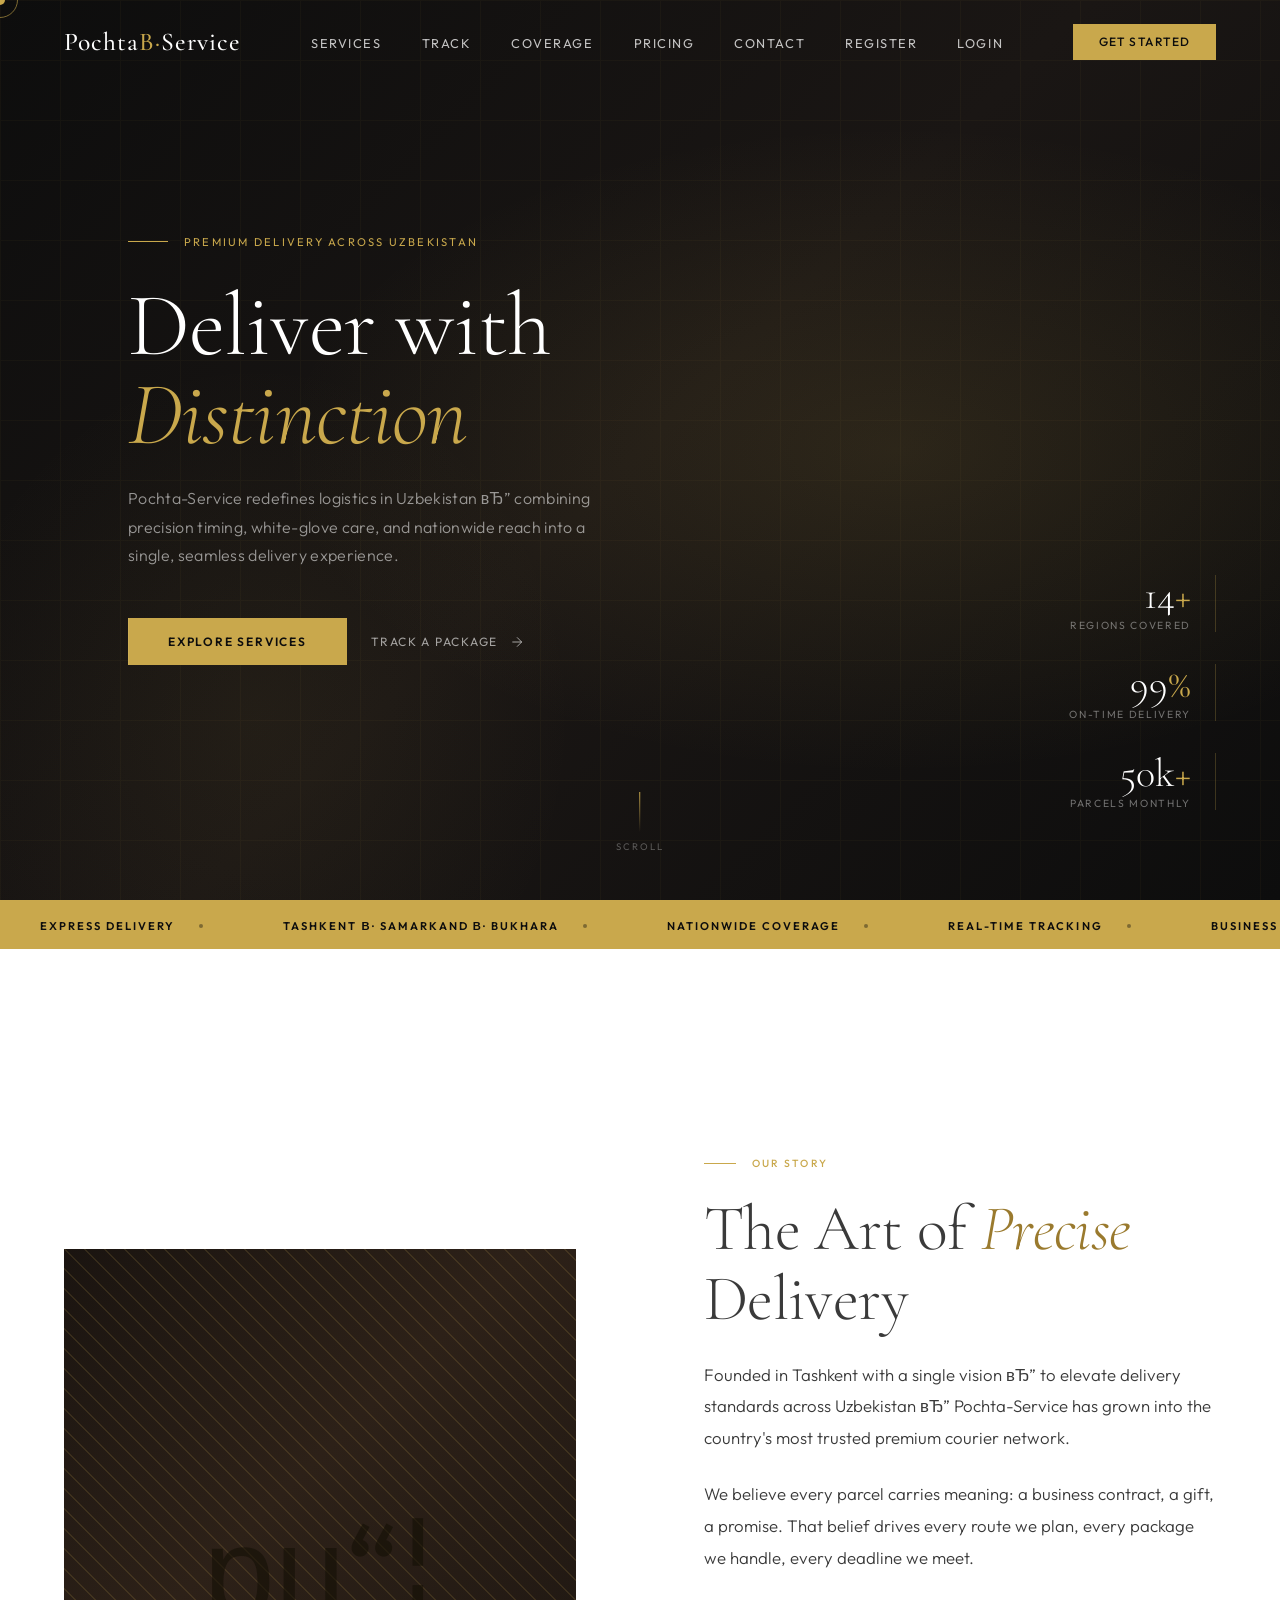
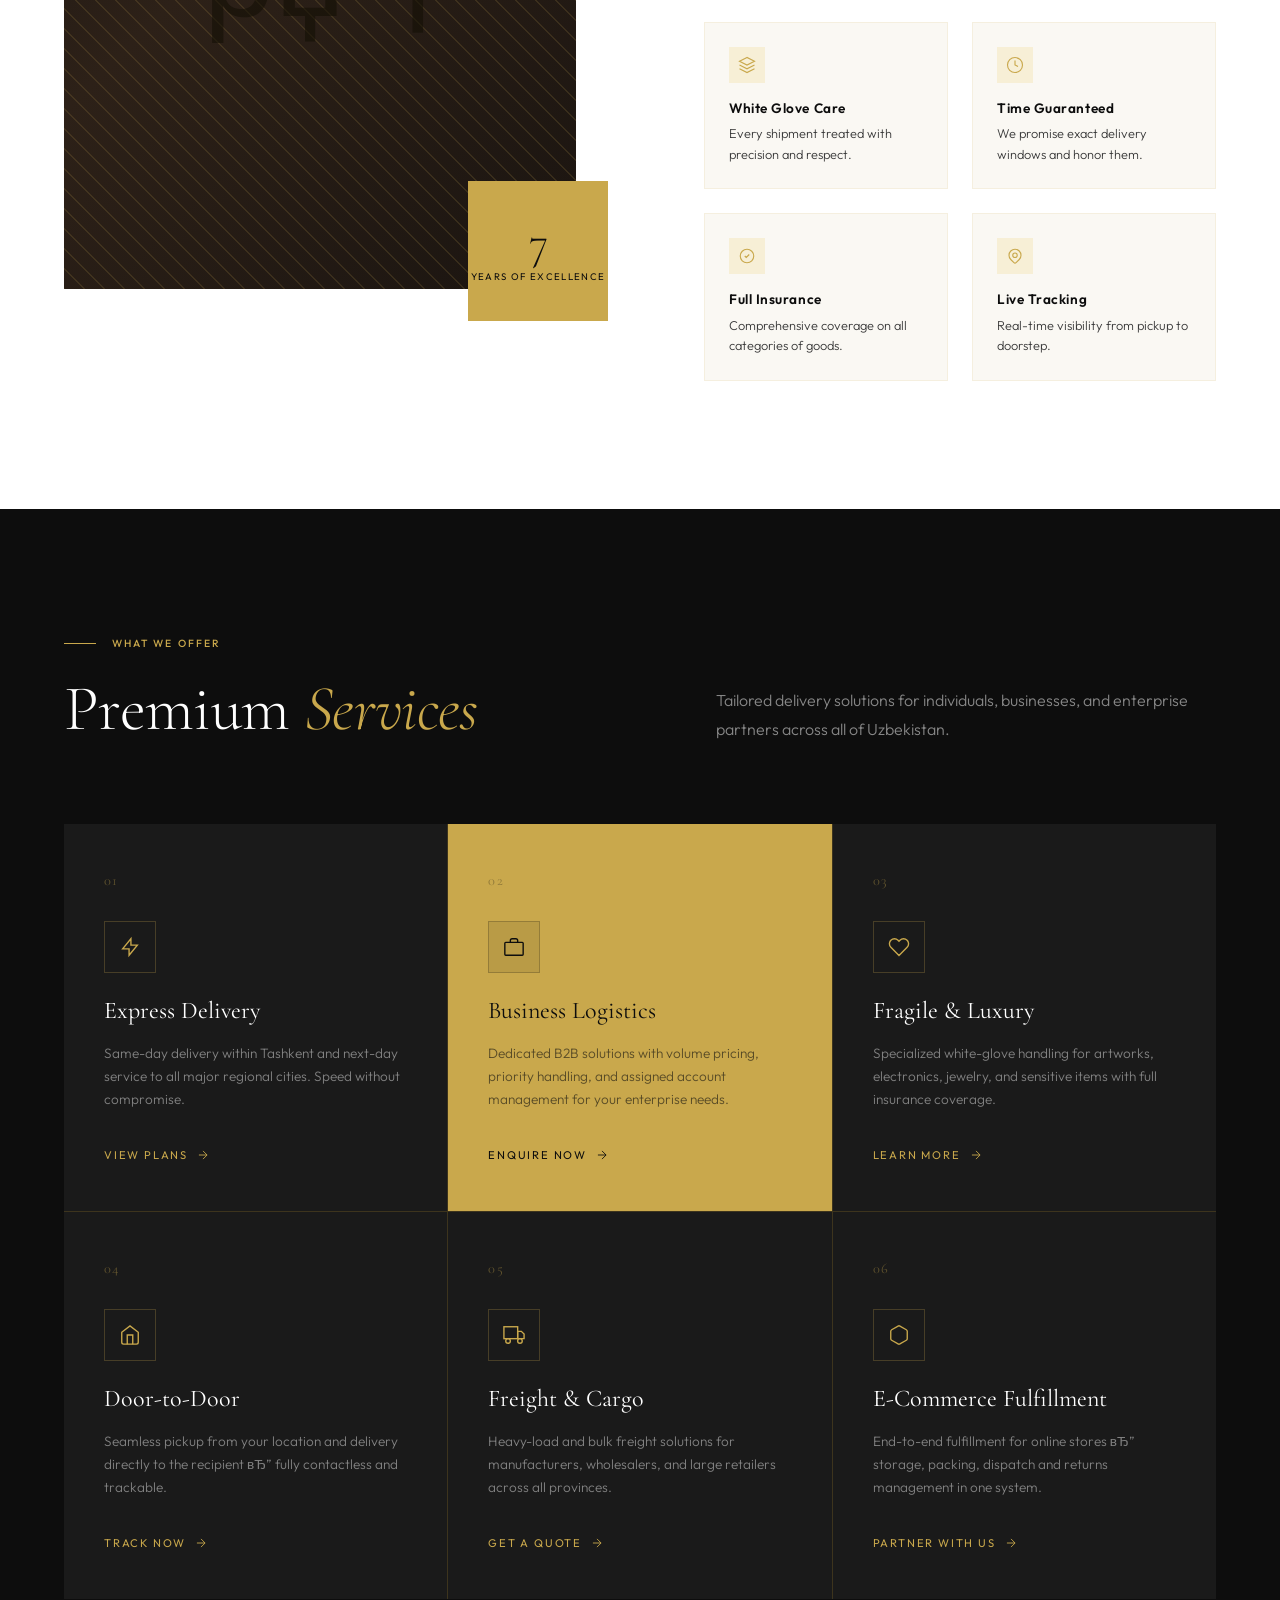
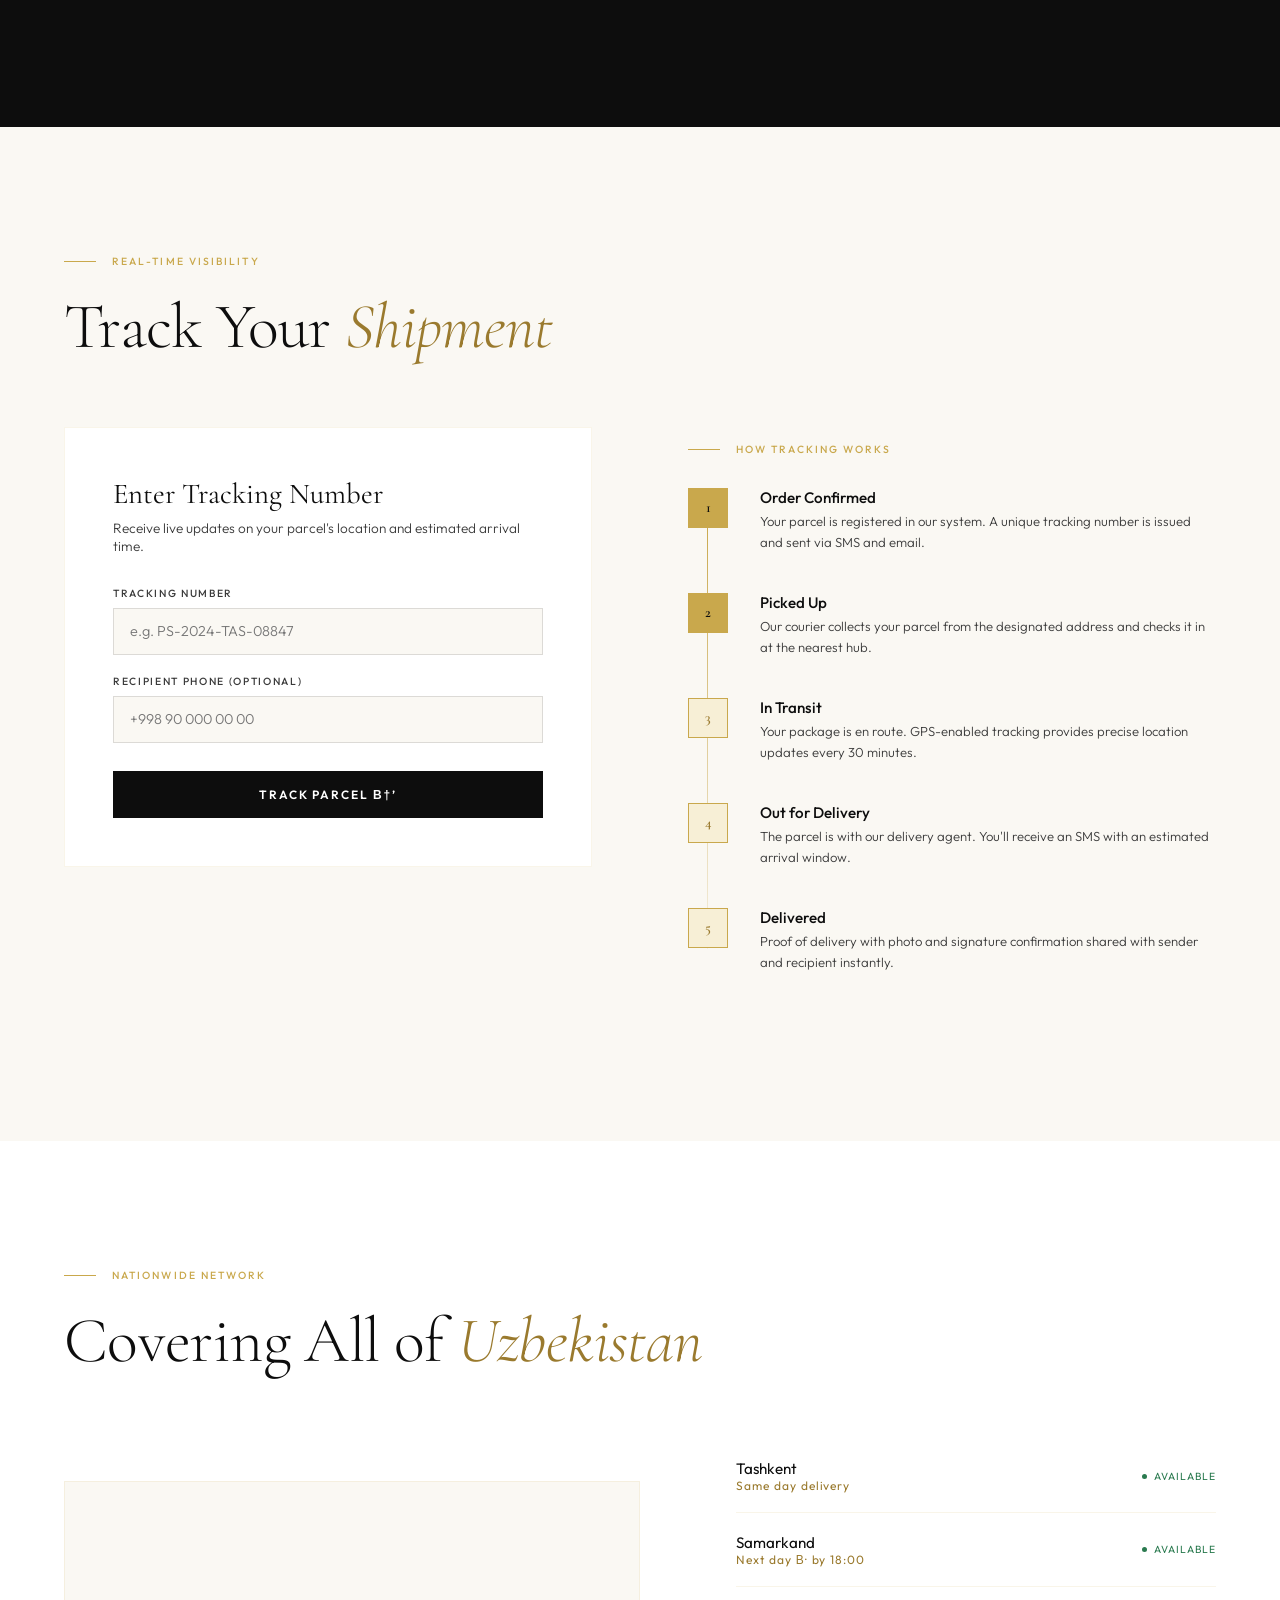
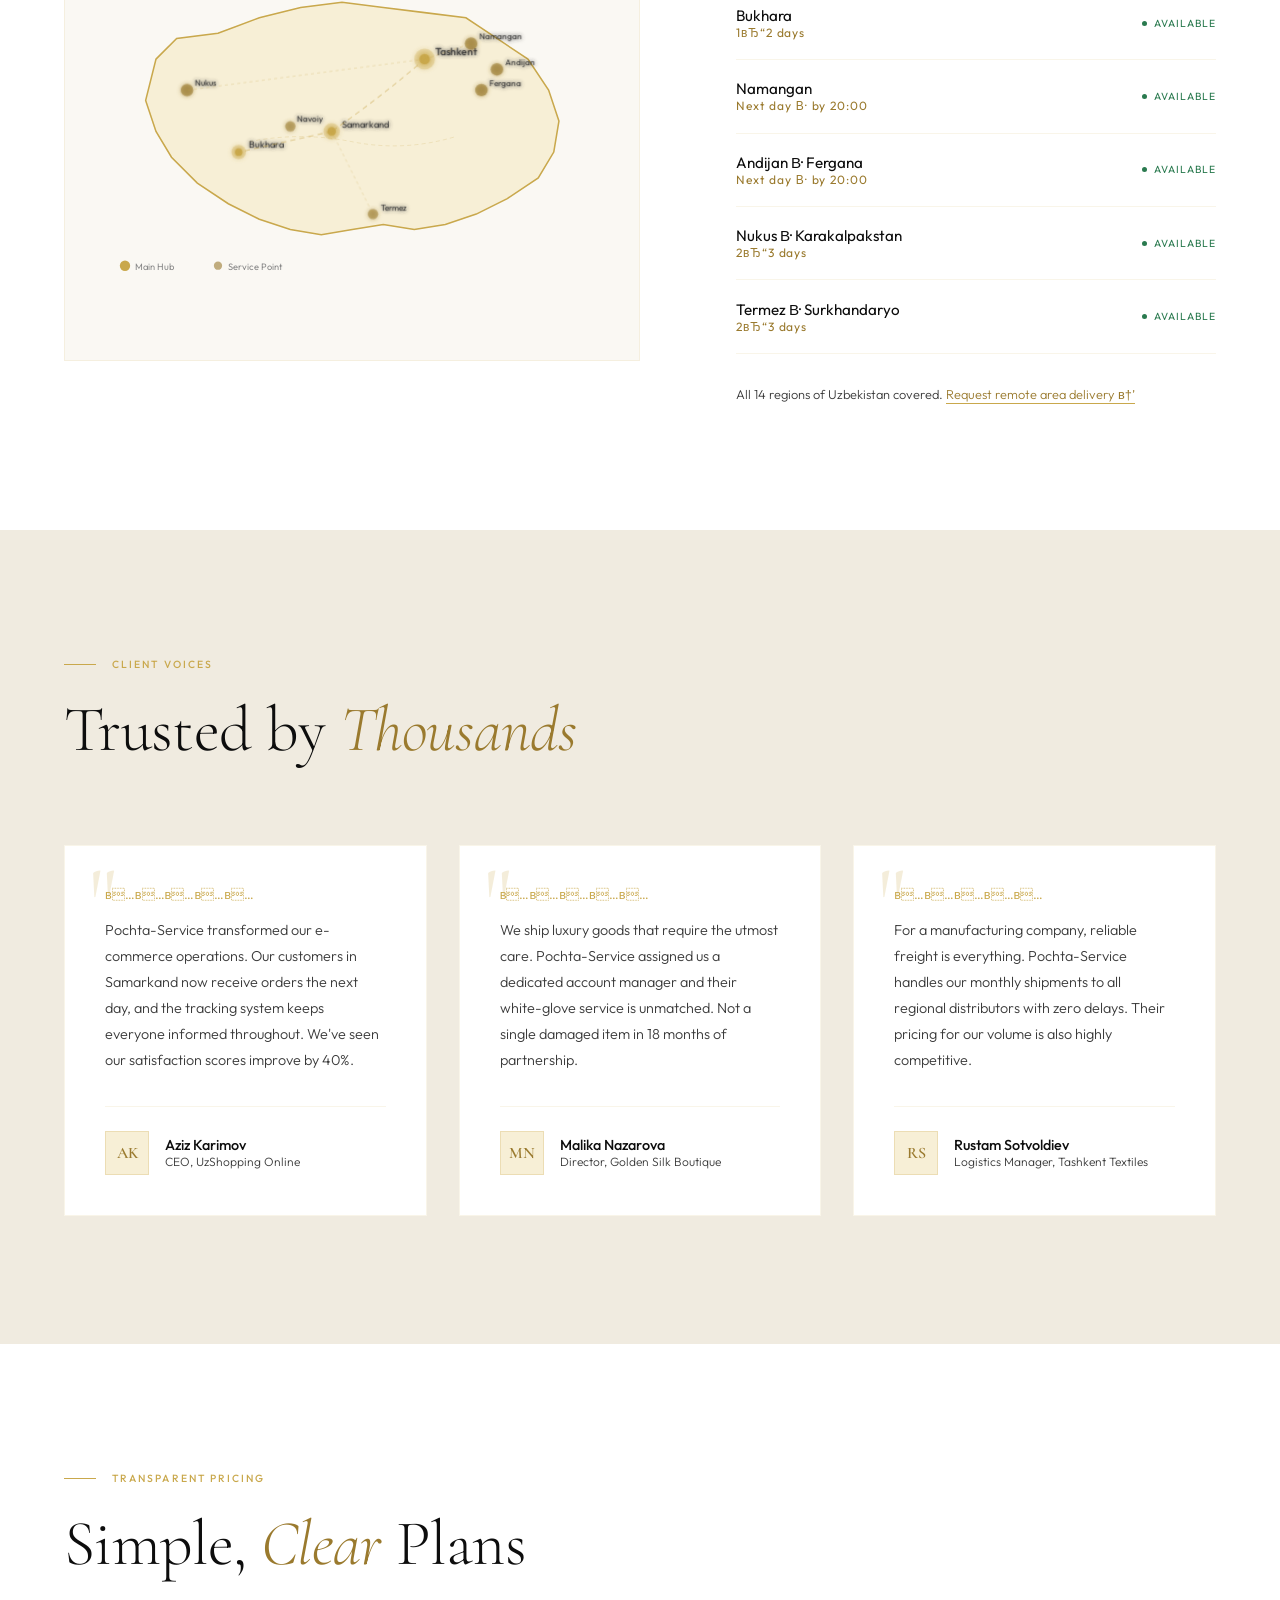
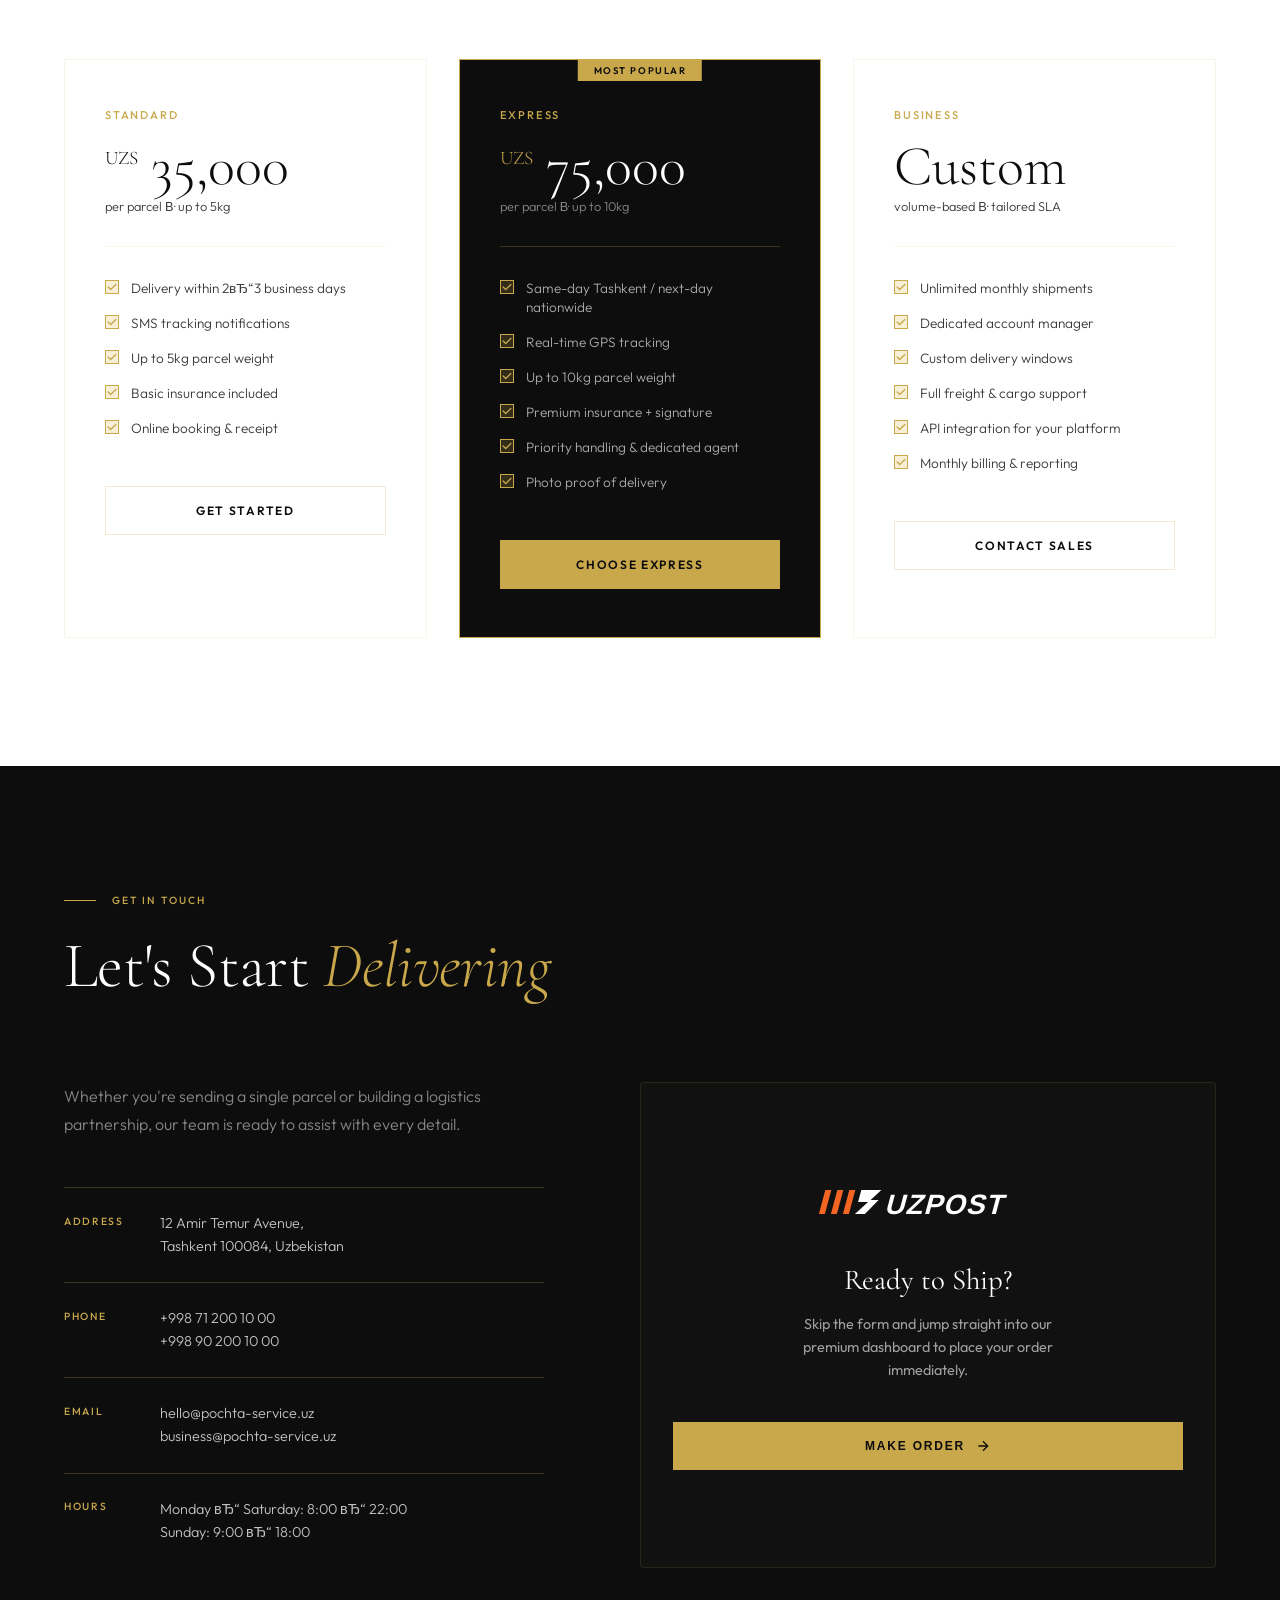
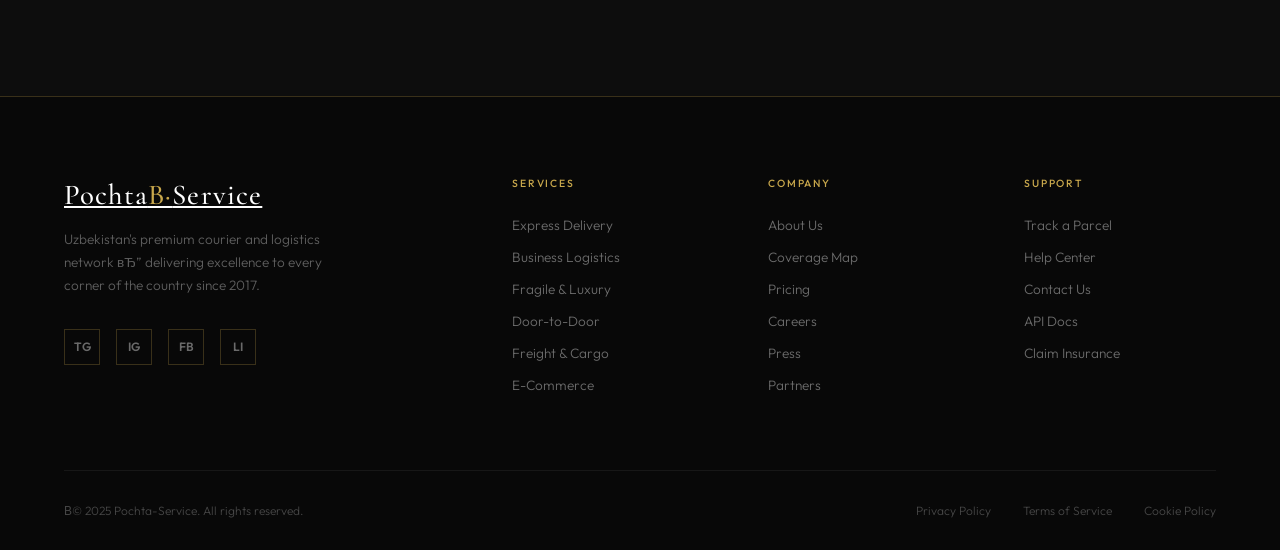
<file: templates/index.html>
<!DOCTYPE html>
<html lang="en">
<head>
  <meta charset="UTF-8" />
  <meta name="viewport" content="width=device-width, initial-scale=1.0" />
  <title>Pochta-Service вЂ” Premium Delivery Across Uzbekistan</title>
  <link rel="preconnect" href="https://fonts.googleapis.com" />
  <link rel="preconnect" href="https://fonts.gstatic.com" crossorigin />
  <link href="https://fonts.googleapis.com/css2?family=Cormorant+Garamond:ital,wght@0,300;0,400;0,500;0,600;1,300;1,400&family=Outfit:wght@200;300;400;500;600&display=swap" rel="stylesheet" />
  <link rel="stylesheet" href="../static/css/styles.css" />
</head>
<body>

  <!-- Custom Cursor -->
  <div class="cursor" id="cursor"></div>
  <div class="cursor-ring" id="cursorRing"></div>

  <!-- NAVBAR -->
  <nav id="navbar">
    <a href="/" class="nav-logo">Pochta<span>В·</span>Service</a>
    <ul class="nav-links">
      <li><a href="#services">Services</a></li>
      <li><a href="#track">Track</a></li>
      <li><a href="#coverage">Coverage</a></li>
      <li><a href="#pricing">Pricing</a></li>
      <li><a href="#contact">Contact</a></li>
      <li class="guest-only-link"><a href="/register">Register</a></li>
      <li class="guest-only-link"><a href="/login">Login</a></li>
      <li class="auth-only-link" style="display:none;"><a href="#" id="logoutLink">Logout</a></li>
    </ul>
    <a href="#contact" class="nav-cta">Get Started</a>
  </nav>

  <!-- HERO -->
  <section class="hero">
    <div class="hero-bg"></div>
    <div class="hero-grid"></div>
    <div class="hero-content">
      <div class="hero-eyebrow">
        <div class="hero-eyebrow-line"></div>
        <span>Premium Delivery Across Uzbekistan</span>
      </div>
      <h1>Deliver with<br><em>Distinction</em></h1>
      <p class="hero-sub">Pochta-Service redefines logistics in Uzbekistan вЂ” combining precision timing, white-glove care, and nationwide reach into a single, seamless delivery experience.</p>
      <div class="hero-actions">
        <a href="#services" class="btn-primary"><span>Explore Services</span></a>
        <a href="#track" class="btn-ghost">
          Track a Package
          <svg width="16" height="16" fill="none" stroke="currentColor" stroke-width="1.5" viewBox="0 0 24 24"><path d="M5 12h14M12 5l7 7-7 7"/></svg>
        </a>
      </div>
    </div>
    <div class="hero-stats">
      <div class="hero-stat">
        <div class="hero-stat-num">14<span>+</span></div>
        <div class="hero-stat-label">Regions Covered</div>
      </div>
      <div class="hero-stat">
        <div class="hero-stat-num">99<span>%</span></div>
        <div class="hero-stat-label">On-Time Delivery</div>
      </div>
      <div class="hero-stat">
        <div class="hero-stat-num">50k<span>+</span></div>
        <div class="hero-stat-label">Parcels Monthly</div>
      </div>
    </div>
    <div class="hero-scroll">
      <div class="scroll-line"></div>
      Scroll
    </div>
  </section>

  <!-- MARQUEE -->
  <div class="marquee-strip">
    <div class="marquee-track">
      <div class="marquee-item">Express Delivery<span class="marquee-dot"></span></div>
      <div class="marquee-item">Tashkent В· Samarkand В· Bukhara<span class="marquee-dot"></span></div>
      <div class="marquee-item">Nationwide Coverage<span class="marquee-dot"></span></div>
      <div class="marquee-item">Real-Time Tracking<span class="marquee-dot"></span></div>
      <div class="marquee-item">Business Logistics<span class="marquee-dot"></span></div>
      <div class="marquee-item">Fragile & Luxury Items<span class="marquee-dot"></span></div>
      <div class="marquee-item">Same-Day in Tashkent<span class="marquee-dot"></span></div>
      <div class="marquee-item">Express Delivery<span class="marquee-dot"></span></div>
      <div class="marquee-item">Tashkent В· Samarkand В· Bukhara<span class="marquee-dot"></span></div>
      <div class="marquee-item">Nationwide Coverage<span class="marquee-dot"></span></div>
      <div class="marquee-item">Real-Time Tracking<span class="marquee-dot"></span></div>
      <div class="marquee-item">Business Logistics<span class="marquee-dot"></span></div>
      <div class="marquee-item">Fragile & Luxury Items<span class="marquee-dot"></span></div>
      <div class="marquee-item">Same-Day in Tashkent<span class="marquee-dot"></span></div>
    </div>
  </div>

  <!-- ABOUT -->
  <section class="about" id="about">
    <div class="about-grid">
      <div class="about-visual fade-up">
        <div class="about-img-frame">
          <div class="about-img-inner">
            <div class="about-img-pattern"></div>
            <div class="about-img-icon">рџ“¦</div>
          </div>
        </div>
        <div class="about-badge">
          <div class="about-badge-num">7</div>
          <div class="about-badge-text">Years of Excellence</div>
        </div>
      </div>
      <div class="about-text">
        <div class="section-label fade-up">
          <div class="section-label-line"></div>
          <span>Our Story</span>
        </div>
        <h2 class="section-title fade-up fade-up-delay-1">The Art of <em>Precise</em> Delivery</h2>
        <p class="fade-up fade-up-delay-2 about-intro">Founded in Tashkent with a single vision вЂ” to elevate delivery standards across Uzbekistan вЂ” Pochta-Service has grown into the country's most trusted premium courier network.</p>
        <p class="fade-up fade-up-delay-2">We believe every parcel carries meaning: a business contract, a gift, a promise. That belief drives every route we plan, every package we handle, every deadline we meet.</p>
        <div class="about-pillars fade-up fade-up-delay-3">
          <div class="pillar">
            <div class="pillar-icon">
              <svg width="18" height="18" fill="none" stroke="#C9A84C" stroke-width="1.5" viewBox="0 0 24 24"><path d="M12 2L2 7l10 5 10-5-10-5zM2 17l10 5 10-5M2 12l10 5 10-5"/></svg>
            </div>
            <div class="pillar-title">White Glove Care</div>
            <div class="pillar-desc">Every shipment treated with precision and respect.</div>
          </div>
          <div class="pillar">
            <div class="pillar-icon">
              <svg width="18" height="18" fill="none" stroke="#C9A84C" stroke-width="1.5" viewBox="0 0 24 24"><circle cx="12" cy="12" r="10"/><path d="M12 6v6l4 2"/></svg>
            </div>
            <div class="pillar-title">Time Guaranteed</div>
            <div class="pillar-desc">We promise exact delivery windows and honor them.</div>
          </div>
          <div class="pillar">
            <div class="pillar-icon">
              <svg width="18" height="18" fill="none" stroke="#C9A84C" stroke-width="1.5" viewBox="0 0 24 24"><path d="M9 12l2 2 4-4m6 2a9 9 0 11-18 0 9 9 0 0118 0z"/></svg>
            </div>
            <div class="pillar-title">Full Insurance</div>
            <div class="pillar-desc">Comprehensive coverage on all categories of goods.</div>
          </div>
          <div class="pillar">
            <div class="pillar-icon">
              <svg width="18" height="18" fill="none" stroke="#C9A84C" stroke-width="1.5" viewBox="0 0 24 24"><path d="M17.657 16.657L13.414 20.9a1.998 1.998 0 01-2.827 0l-4.244-4.243a8 8 0 1111.314 0z"/><circle cx="12" cy="11" r="3"/></svg>
            </div>
            <div class="pillar-title">Live Tracking</div>
            <div class="pillar-desc">Real-time visibility from pickup to doorstep.</div>
          </div>
        </div>
      </div>
    </div>
  </section>

  <!-- SERVICES -->
  <section class="services" id="services">
    <div class="services-header">
      <div>
        <div class="section-label fade-up">
          <div class="section-label-line"></div>
          <span>What We Offer</span>
        </div>
        <h2 class="section-title fade-up fade-up-delay-1">Premium <em>Services</em></h2>
      </div>
      <p class="services-intro fade-up fade-up-delay-2">Tailored delivery solutions for individuals, businesses, and enterprise partners across all of Uzbekistan.</p>
    </div>
    <div class="services-grid fade-up">
      <div class="service-card">
        <div class="service-num">01</div>
        <div class="service-icon">
          <svg width="22" height="22" fill="none" stroke="#C9A84C" stroke-width="1.5" viewBox="0 0 24 24"><path d="M13 10V3L4 14h7v7l9-11h-7z"/></svg>
        </div>
        <div class="service-title">Express Delivery</div>
        <div class="service-desc">Same-day delivery within Tashkent and next-day service to all major regional cities. Speed without compromise.</div>
        <a href="#pricing" class="service-link">View Plans <svg width="14" height="14" fill="none" stroke="currentColor" stroke-width="1.5" viewBox="0 0 24 24"><path d="M5 12h14M12 5l7 7-7 7"/></svg></a>
      </div>
      <div class="service-card featured">
        <div class="service-num">02</div>
        <div class="service-icon">
          <svg width="22" height="22" fill="none" stroke="#0D0D0D" stroke-width="1.5" viewBox="0 0 24 24"><rect x="2" y="7" width="20" height="14" rx="1"/><path d="M16 7V5a2 2 0 00-2-2h-4a2 2 0 00-2 2v2"/></svg>
        </div>
        <div class="service-title">Business Logistics</div>
        <div class="service-desc">Dedicated B2B solutions with volume pricing, priority handling, and assigned account management for your enterprise needs.</div>
        <a href="#contact" class="service-link service-link-muted">Enquire Now <svg width="14" height="14" fill="none" stroke="currentColor" stroke-width="1.5" viewBox="0 0 24 24"><path d="M5 12h14M12 5l7 7-7 7"/></svg></a>
      </div>
      <div class="service-card">
        <div class="service-num">03</div>
        <div class="service-icon">
          <svg width="22" height="22" fill="none" stroke="#C9A84C" stroke-width="1.5" viewBox="0 0 24 24"><path d="M20.84 4.61a5.5 5.5 0 00-7.78 0L12 5.67l-1.06-1.06a5.5 5.5 0 00-7.78 7.78l1.06 1.06L12 21.23l7.78-7.78 1.06-1.06a5.5 5.5 0 000-7.78z"/></svg>
        </div>
        <div class="service-title">Fragile & Luxury</div>
        <div class="service-desc">Specialized white-glove handling for artworks, electronics, jewelry, and sensitive items with full insurance coverage.</div>
        <a href="#pricing" class="service-link">Learn More <svg width="14" height="14" fill="none" stroke="currentColor" stroke-width="1.5" viewBox="0 0 24 24"><path d="M5 12h14M12 5l7 7-7 7"/></svg></a>
      </div>
      <div class="service-card">
        <div class="service-num">04</div>
        <div class="service-icon">
          <svg width="22" height="22" fill="none" stroke="#C9A84C" stroke-width="1.5" viewBox="0 0 24 24"><path d="M3 9l9-7 9 7v11a2 2 0 01-2 2H5a2 2 0 01-2-2z"/><polyline points="9 22 9 12 15 12 15 22"/></svg>
        </div>
        <div class="service-title">Door-to-Door</div>
        <div class="service-desc">Seamless pickup from your location and delivery directly to the recipient вЂ” fully contactless and trackable.</div>
        <a href="#track" class="service-link">Track Now <svg width="14" height="14" fill="none" stroke="currentColor" stroke-width="1.5" viewBox="0 0 24 24"><path d="M5 12h14M12 5l7 7-7 7"/></svg></a>
      </div>
      <div class="service-card">
        <div class="service-num">05</div>
        <div class="service-icon">
          <svg width="22" height="22" fill="none" stroke="#C9A84C" stroke-width="1.5" viewBox="0 0 24 24"><rect x="1" y="3" width="15" height="13"/><polygon points="16 8 20 8 23 11 23 16 16 16 16 8"/><circle cx="5.5" cy="18.5" r="2.5"/><circle cx="18.5" cy="18.5" r="2.5"/></svg>
        </div>
        <div class="service-title">Freight & Cargo</div>
        <div class="service-desc">Heavy-load and bulk freight solutions for manufacturers, wholesalers, and large retailers across all provinces.</div>
        <a href="#contact" class="service-link">Get a Quote <svg width="14" height="14" fill="none" stroke="currentColor" stroke-width="1.5" viewBox="0 0 24 24"><path d="M5 12h14M12 5l7 7-7 7"/></svg></a>
      </div>
      <div class="service-card">
        <div class="service-num">06</div>
        <div class="service-icon">
          <svg width="22" height="22" fill="none" stroke="#C9A84C" stroke-width="1.5" viewBox="0 0 24 24"><path d="M21 16V8a2 2 0 00-1-1.73l-7-4a2 2 0 00-2 0l-7 4A2 2 0 003 8v8a2 2 0 001 1.73l7 4a2 2 0 002 0l7-4A2 2 0 0021 16z"/></svg>
        </div>
        <div class="service-title">E-Commerce Fulfillment</div>
        <div class="service-desc">End-to-end fulfillment for online stores вЂ” storage, packing, dispatch and returns management in one system.</div>
        <a href="#contact" class="service-link">Partner With Us <svg width="14" height="14" fill="none" stroke="currentColor" stroke-width="1.5" viewBox="0 0 24 24"><path d="M5 12h14M12 5l7 7-7 7"/></svg></a>
      </div>
    </div>
  </section>

  <!-- TRACK -->
  <section class="track" id="track">
    <div class="section-label fade-up">
      <div class="section-label-line"></div>
      <span>Real-Time Visibility</span>
    </div>
    <h2 class="section-title fade-up fade-up-delay-1">Track Your <em>Shipment</em></h2>
    <div class="track-inner">
      <div class="track-form fade-up fade-up-delay-2">
        <h3>Enter Tracking Number</h3>
        <p>Receive live updates on your parcel's location and estimated arrival time.</p>
        <div class="form-group">
          <label>Tracking Number</label>
          <input type="text" placeholder="e.g. PS-2024-TAS-08847" />
        </div>
        <div class="form-group">
          <label>Recipient Phone (optional)</label>
          <input type="tel" placeholder="+998 90 000 00 00" />
        </div>
        <button class="btn-track">Track Parcel в†’</button>
      </div>
      <div class="track-visual fade-up fade-up-delay-3">
        <div class="section-label track-label">
          <div class="section-label-line"></div>
          <span>How Tracking Works</span>
        </div>
        <div class="track-steps">
          <div class="track-step">
            <div class="track-step-dot active">1</div>
            <div class="track-step-content">
              <div class="track-step-title">Order Confirmed</div>
              <div class="track-step-desc">Your parcel is registered in our system. A unique tracking number is issued and sent via SMS and email.</div>
            </div>
          </div>
          <div class="track-step">
            <div class="track-step-dot active">2</div>
            <div class="track-step-content">
              <div class="track-step-title">Picked Up</div>
              <div class="track-step-desc">Our courier collects your parcel from the designated address and checks it in at the nearest hub.</div>
            </div>
          </div>
          <div class="track-step">
            <div class="track-step-dot">3</div>
            <div class="track-step-content">
              <div class="track-step-title">In Transit</div>
              <div class="track-step-desc">Your package is en route. GPS-enabled tracking provides precise location updates every 30 minutes.</div>
            </div>
          </div>
          <div class="track-step">
            <div class="track-step-dot">4</div>
            <div class="track-step-content">
              <div class="track-step-title">Out for Delivery</div>
              <div class="track-step-desc">The parcel is with our delivery agent. You'll receive an SMS with an estimated arrival window.</div>
            </div>
          </div>
          <div class="track-step">
            <div class="track-step-dot">5</div>
            <div class="track-step-content">
              <div class="track-step-title">Delivered</div>
              <div class="track-step-desc">Proof of delivery with photo and signature confirmation shared with sender and recipient instantly.</div>
            </div>
          </div>
        </div>
      </div>
    </div>
  </section>

  <!-- COVERAGE -->
  <section class="coverage" id="coverage">
    <div class="section-label fade-up">
      <div class="section-label-line"></div>
      <span>Nationwide Network</span>
    </div>
    <h2 class="section-title fade-up fade-up-delay-1">Covering All of <em>Uzbekistan</em></h2>
    <div class="coverage-inner">
      <div class="map-container fade-up fade-up-delay-2">
        <svg class="map-svg" viewBox="0 0 500 360" xmlns="http://www.w3.org/2000/svg">
          <defs>
            <filter id="glow">
              <feGaussianBlur stdDeviation="2" result="coloredBlur"/>
              <feMerge><feMergeNode in="coloredBlur"/><feMergeNode in="SourceGraphic"/></feMerge>
            </filter>
          </defs>
          <!-- Uzbekistan simplified shape -->
          <path d="M60,120 L80,100 L120,95 L160,80 L200,70 L240,65 L280,70 L320,75 L360,80 L390,100 L420,120 L440,150 L450,180 L445,210 L430,235 L400,255 L370,270 L340,280 L310,285 L280,280 L250,285 L220,290 L190,285 L160,275 L130,260 L100,240 L75,215 L60,190 L50,160 Z" 
                fill="#F7EFD6" stroke="#C9A84C" stroke-width="1.5"/>
          <!-- River -->
          <path d="M150,200 Q200,190 250,200 Q300,210 350,195" fill="none" stroke="#C9A84C" stroke-width="0.5" stroke-dasharray="4,3" opacity="0.4"/>
          <!-- Cities -->
          <g filter="url(#glow)">
            <!-- Tashkent -->
            <circle cx="320" cy="120" r="10" fill="#C9A84C" opacity="0.3" class="map-pulse"/>
            <circle cx="320" cy="120" r="5" fill="#C9A84C"/>
            <text x="330" y="116" font-family="Outfit" font-size="10" fill="#3A3A3A" font-weight="500">Tashkent</text>
            <!-- Samarkand -->
            <circle cx="230" cy="190" r="8" fill="#C9A84C" opacity="0.3" class="map-pulse map-pulse-delay-1"/>
            <circle cx="230" cy="190" r="4" fill="#C9A84C"/>
            <text x="240" y="186" font-family="Outfit" font-size="9" fill="#3A3A3A">Samarkand</text>
            <!-- Bukhara -->
            <circle cx="140" cy="210" r="7" fill="#C9A84C" opacity="0.3" class="map-pulse map-pulse-delay-2"/>
            <circle cx="140" cy="210" r="3.5" fill="#C9A84C"/>
            <text x="150" y="206" font-family="Outfit" font-size="9" fill="#3A3A3A">Bukhara</text>
            <!-- Namangan -->
            <circle cx="365" cy="105" r="6" fill="#9A7A2E" opacity="0.6"/>
            <text x="373" y="101" font-family="Outfit" font-size="8" fill="#3A3A3A">Namangan</text>
            <!-- Andijan -->
            <circle cx="390" cy="130" r="6" fill="#9A7A2E" opacity="0.6"/>
            <text x="398" y="126" font-family="Outfit" font-size="8" fill="#3A3A3A">Andijan</text>
            <!-- Fergana -->
            <circle cx="375" cy="150" r="6" fill="#9A7A2E" opacity="0.6"/>
            <text x="383" y="146" font-family="Outfit" font-size="8" fill="#3A3A3A">Fergana</text>
            <!-- Nukus -->
            <circle cx="90" cy="150" r="6" fill="#9A7A2E" opacity="0.6"/>
            <text x="98" y="146" font-family="Outfit" font-size="8" fill="#3A3A3A">Nukus</text>
            <!-- Navoi -->
            <circle cx="190" cy="185" r="5" fill="#9A7A2E" opacity="0.5"/>
            <text x="196" y="181" font-family="Outfit" font-size="8" fill="#3A3A3A">Navoiy</text>
            <!-- Termez -->
            <circle cx="270" cy="270" r="5" fill="#9A7A2E" opacity="0.5"/>
            <text x="278" y="267" font-family="Outfit" font-size="8" fill="#3A3A3A">Termez</text>
          </g>
          <!-- Routes -->
          <path d="M320,120 Q280,155 230,190" stroke="#C9A84C" stroke-width="1" stroke-dasharray="5,4" fill="none" opacity="0.5"/>
          <path d="M230,190 Q185,200 140,210" stroke="#C9A84C" stroke-width="1" stroke-dasharray="5,4" fill="none" opacity="0.5"/>
          <path d="M320,120 L365,105" stroke="#C9A84C" stroke-width="0.8" stroke-dasharray="3,3" fill="none" opacity="0.4"/>
          <path d="M320,120 L90,150" stroke="#C9A84C" stroke-width="0.8" stroke-dasharray="3,3" fill="none" opacity="0.3"/>
          <path d="M230,190 L270,270" stroke="#C9A84C" stroke-width="0.8" stroke-dasharray="3,3" fill="none" opacity="0.3"/>
          <!-- Legend -->
          <circle cx="30" cy="320" r="5" fill="#C9A84C"/>
          <text x="40" y="324" font-family="Outfit" font-size="9" fill="#888">Main Hub</text>
          <circle cx="120" cy="320" r="4" fill="#9A7A2E" opacity="0.6"/>
          <text x="130" y="324" font-family="Outfit" font-size="9" fill="#888">Service Point</text>
        </svg>
      </div>
      <div class="fade-up fade-up-delay-3">
        <div class="cities-list">
          <div class="city-item">
            <div>
              <div class="city-name">Tashkent</div>
              <div class="city-time">Same day delivery</div>
            </div>
            <div class="city-status">Available</div>
          </div>
          <div class="city-item">
            <div>
              <div class="city-name">Samarkand</div>
              <div class="city-time">Next day В· by 18:00</div>
            </div>
            <div class="city-status">Available</div>
          </div>
          <div class="city-item">
            <div>
              <div class="city-name">Bukhara</div>
              <div class="city-time">1вЂ“2 days</div>
            </div>
            <div class="city-status">Available</div>
          </div>
          <div class="city-item">
            <div>
              <div class="city-name">Namangan</div>
              <div class="city-time">Next day В· by 20:00</div>
            </div>
            <div class="city-status">Available</div>
          </div>
          <div class="city-item">
            <div>
              <div class="city-name">Andijan В· Fergana</div>
              <div class="city-time">Next day В· by 20:00</div>
            </div>
            <div class="city-status">Available</div>
          </div>
          <div class="city-item">
            <div>
              <div class="city-name">Nukus В· Karakalpakstan</div>
              <div class="city-time">2вЂ“3 days</div>
            </div>
            <div class="city-status">Available</div>
          </div>
          <div class="city-item">
            <div>
              <div class="city-name">Termez В· Surkhandaryo</div>
              <div class="city-time">2вЂ“3 days</div>
            </div>
            <div class="city-status">Available</div>
          </div>
        </div>
        <div class="coverage-cta">
          All 14 regions of Uzbekistan covered. <a href="#contact">Request remote area delivery в†’</a>
        </div>
      </div>
    </div>
  </section>

  <!-- TESTIMONIALS -->
  <section class="testimonials" id="testimonials">
    <div class="section-label fade-up">
      <div class="section-label-line"></div>
      <span>Client Voices</span>
    </div>
    <h2 class="section-title fade-up fade-up-delay-1">Trusted by <em>Thousands</em></h2>
    <div class="testimonials-grid">
      <div class="testimonial fade-up fade-up-delay-1">
        <div class="stars">в…в…в…в…в…</div>
        <div class="testimonial-text">Pochta-Service transformed our e-commerce operations. Our customers in Samarkand now receive orders the next day, and the tracking system keeps everyone informed throughout. We've seen our satisfaction scores improve by 40%.</div>
        <div class="testimonial-author">
          <div class="author-avatar">AK</div>
          <div>
            <div class="author-name">Aziz Karimov</div>
            <div class="author-role">CEO, UzShopping Online</div>
          </div>
        </div>
      </div>
      <div class="testimonial fade-up fade-up-delay-2">
        <div class="stars">в…в…в…в…в…</div>
        <div class="testimonial-text">We ship luxury goods that require the utmost care. Pochta-Service assigned us a dedicated account manager and their white-glove service is unmatched. Not a single damaged item in 18 months of partnership.</div>
        <div class="testimonial-author">
          <div class="author-avatar">MN</div>
          <div>
            <div class="author-name">Malika Nazarova</div>
            <div class="author-role">Director, Golden Silk Boutique</div>
          </div>
        </div>
      </div>
      <div class="testimonial fade-up fade-up-delay-3">
        <div class="stars">в…в…в…в…в…</div>
        <div class="testimonial-text">For a manufacturing company, reliable freight is everything. Pochta-Service handles our monthly shipments to all regional distributors with zero delays. Their pricing for our volume is also highly competitive.</div>
        <div class="testimonial-author">
          <div class="author-avatar">RS</div>
          <div>
            <div class="author-name">Rustam Sotvoldiev</div>
            <div class="author-role">Logistics Manager, Tashkent Textiles</div>
          </div>
        </div>
      </div>
    </div>
  </section>

  <!-- PRICING -->
  <section class="pricing" id="pricing">
    <div class="section-label fade-up">
      <div class="section-label-line"></div>
      <span>Transparent Pricing</span>
    </div>
    <h2 class="section-title fade-up fade-up-delay-1">Simple, <em>Clear</em> Plans</h2>
    <div class="pricing-grid">
      <div class="price-card fade-up fade-up-delay-1">
        <div class="price-tier">Standard</div>
        <div class="price-amount"><span class="price-currency">UZS</span> 35,000</div>
        <div class="price-period">per parcel В· up to 5kg</div>
        <div class="price-divider"></div>
        <ul class="price-features">
          <li>Delivery within 2вЂ“3 business days</li>
          <li>SMS tracking notifications</li>
          <li>Up to 5kg parcel weight</li>
          <li>Basic insurance included</li>
          <li>Online booking & receipt</li>
        </ul>
        <a href="#contact" class="btn-price">Get Started</a>
      </div>
      <div class="price-card premium fade-up fade-up-delay-2">
        <div class="price-badge">Most Popular</div>
        <div class="price-tier">Express</div>
        <div class="price-amount price-amount-highlight"><span class="price-currency">UZS</span> 75,000</div>
        <div class="price-period">per parcel В· up to 10kg</div>
        <div class="price-divider"></div>
        <ul class="price-features">
          <li>Same-day Tashkent / next-day nationwide</li>
          <li>Real-time GPS tracking</li>
          <li>Up to 10kg parcel weight</li>
          <li>Premium insurance + signature</li>
          <li>Priority handling & dedicated agent</li>
          <li>Photo proof of delivery</li>
        </ul>
        <a href="#contact" class="btn-price">Choose Express</a>
      </div>
      <div class="price-card fade-up fade-up-delay-3">
        <div class="price-tier">Business</div>
        <div class="price-amount">Custom</div>
        <div class="price-period">volume-based В· tailored SLA</div>
        <div class="price-divider"></div>
        <ul class="price-features">
          <li>Unlimited monthly shipments</li>
          <li>Dedicated account manager</li>
          <li>Custom delivery windows</li>
          <li>Full freight & cargo support</li>
          <li>API integration for your platform</li>
          <li>Monthly billing & reporting</li>
        </ul>
        <a href="#contact" class="btn-price">Contact Sales</a>
      </div>
    </div>
  </section>

  <!-- CONTACT -->
  <section class="contact" id="contact">
    <div class="section-label fade-up">
      <div class="section-label-line"></div>
      <span>Get In Touch</span>
    </div>
    <h2 class="section-title fade-up fade-up-delay-1 contact-title-light">Let's Start <em>Delivering</em></h2>
    <div class="contact-inner">
      <div class="contact-info fade-up fade-up-delay-2">
        <p>Whether you're sending a single parcel or building a logistics partnership, our team is ready to assist with every detail.</p>
        <ul class="contact-details">
          <li>
            <div class="contact-detail-label">Address</div>
            <div class="contact-detail-val">12 Amir Temur Avenue,<br>Tashkent 100084, Uzbekistan</div>
          </li>
          <li>
            <div class="contact-detail-label">Phone</div>
            <div class="contact-detail-val">+998 71 200 10 00<br>+998 90 200 10 00</div>
          </li>
          <li>
            <div class="contact-detail-label">Email</div>
            <div class="contact-detail-val">hello@pochta-service.uz<br>business@pochta-service.uz</div>
          </li>
          <li>
            <div class="contact-detail-label">Hours</div>
            <div class="contact-detail-val">Monday вЂ“ Saturday: 8:00 вЂ“ 22:00<br>Sunday: 9:00 вЂ“ 18:00</div>
          </li>
        </ul>
      </div>
      <div class="contact-form fade-up fade-up-delay-3" style="display: flex; flex-direction: column; align-items: center; justify-content: center; background: #111; padding: 4rem 2rem; border-radius: 4px; border: 1px solid var(--border-light); text-align: center;">
        
        <!-- UzPost Logo Inline SVG -->
        <svg width="240" height="50" viewBox="0 0 240 50" fill="none" xmlns="http://www.w3.org/2000/svg" style="margin-bottom: 2rem;">
          <g transform="skewX(-15)">
            <!-- Orange bars -->
            <rect x="20" y="10" width="6" height="24" fill="#F26522" />
            <rect x="32" y="10" width="6" height="24" fill="#F26522" />
            <rect x="44" y="10" width="6" height="24" fill="#F26522" />
            <!-- White bird/arrow shape -->
            <path d="M56 10 L76 10 L68 20 L76 20 L66 34 L56 34 L66 22 L56 22 Z" fill="#FFFFFF"/>
            <!-- Text -->
            <text x="85" y="34" font-family="'Arial Black', Impact, sans-serif" font-weight="900" font-size="28" fill="#FFFFFF" letter-spacing="1">UZPOST</text>
          </g>
        </svg>

        <h3 style="color: var(--white); font-family: 'Cormorant Garamond', serif; font-size: 1.8rem; margin-bottom: 1rem; font-weight: 400;">Ready to Ship?</h3>
        <p style="color: rgba(255,255,255,0.6); font-size: 0.9rem; margin-bottom: 2.5rem; line-height: 1.6; max-width: 300px;">
          Skip the form and jump straight into our premium dashboard to place your order immediately.
        </p>

        <button onclick="window.location.href='/customer-dashboard/'" class="btn-primary" style="width: 100%; border: none; cursor: pointer; display: flex; justify-content: center; align-items: center; gap: 10px;">
          <span>Make Order</span>
          <svg width="16" height="16" fill="none" stroke="currentColor" stroke-width="2" viewBox="0 0 24 24"><path d="M5 12h14M12 5l7 7-7 7"/></svg>
        </button>
      </div>
    </div>
  </section>

  <!-- FOOTER -->
  <footer>
    <div class="footer-grid">
      <div class="footer-brand">
        <a href="#" class="footer-logo">Pochta<span>В·</span>Service</a>
        <p class="footer-desc">Uzbekistan's premium courier and logistics network вЂ” delivering excellence to every corner of the country since 2017.</p>
        <div class="footer-social">
          <a href="#">TG</a>
          <a href="#">IG</a>
          <a href="#">FB</a>
          <a href="#">LI</a>
        </div>
      </div>
      <div class="footer-col">
        <h4>Services</h4>
        <ul>
          <li><a href="#">Express Delivery</a></li>
          <li><a href="#">Business Logistics</a></li>
          <li><a href="#">Fragile & Luxury</a></li>
          <li><a href="#">Door-to-Door</a></li>
          <li><a href="#">Freight & Cargo</a></li>
          <li><a href="#">E-Commerce</a></li>
        </ul>
      </div>
      <div class="footer-col">
        <h4>Company</h4>
        <ul>
          <li><a href="#">About Us</a></li>
          <li><a href="#">Coverage Map</a></li>
          <li><a href="#">Pricing</a></li>
          <li><a href="#">Careers</a></li>
          <li><a href="#">Press</a></li>
          <li><a href="#">Partners</a></li>
        </ul>
      </div>
      <div class="footer-col">
        <h4>Support</h4>
        <ul>
          <li><a href="#">Track a Parcel</a></li>
          <li><a href="#">Help Center</a></li>
          <li><a href="#">Contact Us</a></li>
          <li><a href="#">API Docs</a></li>
          <li><a href="#">Claim Insurance</a></li>
        </ul>
      </div>
    </div>
    <div class="footer-bottom">
      <div class="footer-copy">В© 2025 Pochta-Service. All rights reserved.</div>
      <div class="footer-legal">
        <a href="#">Privacy Policy</a>
        <a href="#">Terms of Service</a>
        <a href="#">Cookie Policy</a>
      </div>
    </div>
  </footer>

  <div id="authModal" style="display:none; position:fixed; inset:0; background:rgba(0,0,0,.65); z-index:1000; align-items:center; justify-content:center; padding:16px;">
    <div style="width:100%; max-width:420px; background:#121212; border:1px solid #2a2a2a; border-radius:10px; padding:20px; color:#f1f1f1;">
      <div style="display:flex; justify-content:space-between; align-items:center; margin-bottom:16px;">
        <strong>Authentication Required</strong>
        <button id="authModalClose" style="background:none; color:#999; border:0; font-size:20px; cursor:pointer;">×</button>
      </div>
      <div style="display:flex; gap:8px; margin-bottom:16px;">
        <button id="authTabLogin" style="flex:1; padding:10px; border:1px solid #333; background:#1b1b1b; color:#fff; cursor:pointer;">Login</button>
        <button id="authTabRegister" style="flex:1; padding:10px; border:1px solid #333; background:#1b1b1b; color:#fff; cursor:pointer;">Register</button>
      </div>
      <div id="authLoginPanel">
        <input id="authLoginPhone" type="tel" placeholder="+998901234567" style="width:100%; margin-bottom:10px; padding:12px; border:1px solid #333; border-radius:6px; background:#0d0d0d; color:#fff;">
        <input id="authLoginPassword" type="password" placeholder="Password" style="width:100%; margin-bottom:12px; padding:12px; border:1px solid #333; border-radius:6px; background:#0d0d0d; color:#fff;">
        <button id="authLoginSubmit" style="width:100%; padding:12px; background:#c9a84c; border:none; border-radius:6px; cursor:pointer;">Login</button>
      </div>
      <div id="authRegisterPanel" style="display:none;">
        <input id="authRegPhone" type="tel" placeholder="+998901234567" style="width:100%; margin-bottom:10px; padding:12px; border:1px solid #333; border-radius:6px; background:#0d0d0d; color:#fff;">
        <input id="authRegPassword" type="password" placeholder="Password" style="width:100%; margin-bottom:10px; padding:12px; border:1px solid #333; border-radius:6px; background:#0d0d0d; color:#fff;">
        <select id="authRegRole" style="width:100%; margin-bottom:12px; padding:12px; border:1px solid #333; border-radius:6px; background:#0d0d0d; color:#fff;">
          <option value="user">User</option>
          <option value="courier">Courier</option>
          <option value="manager">Manager</option>
        </select>
        <button id="authRegisterSubmit" style="width:100%; padding:12px; background:#c9a84c; border:none; border-radius:6px; cursor:pointer;">Register</button>
      </div>
      <div id="authModalMessage" style="margin-top:12px; color:#d8d8d8; font-size:14px;"></div>
    </div>
  </div>

  <script src="../static/js/script.js" defer></script>

  <script>
    const API = '';  // same origin — Django serves the HTML

    function getAccessToken() {
      return localStorage.getItem('access_token');
    }

    function getFriendlyErrorMessage(data, fallback = 'Request failed') {
      if (!data) return fallback;
      if (typeof data.detail === 'string' && data.detail) return data.detail;
      if (typeof data.message === 'string' && data.message) return data.message;
      if (typeof data.error === 'string' && data.error) return data.error;
      return fallback;
    }

    function normalizeServiceType(serviceType) {
      if (serviceType === 'premium') {
        return 'express';
      }

      return serviceType || 'standard';
    }

    // --- TRACKING FORM ---
    document.querySelector('.btn-track').addEventListener('click', async () => {
      const btn = document.querySelector('.btn-track');
      const numInput = document.querySelector('input[placeholder*="PS-"]');
      const phoneInput = document.querySelector('input[type="tel"]');
      
      const num = numInput ? numInput.value.trim() : '';
      const phone = phoneInput ? phoneInput.value.trim() : '';
      
      if (!num) return alert('Please enter a tracking number');
      
      const originalBtnText = btn.textContent;
      btn.textContent = 'Loading...';
      btn.disabled = true;

      try {
        // Construct API URL with query parameters
        const url = new URL(`${window.location.origin}/api/track`);
        url.searchParams.append('tracking_number', num);
        if (phone) url.searchParams.append('phone', phone);

        const res = await fetch(url.toString());
        const data = await res.json();
        
        if (!res.ok) { 
          alert(data.error || 'Tracking number not found'); 
          return; 
        }
        
        // Highlight the active step based on status string matching
        const statusMap = {
          'Order Confirmed': 1, 'Qabul qilindi': 1, 'pending': 1, 'confirmed': 1,
          'Picked Up': 2, 'Yuk olib ketildi': 2, 'picked_up': 2,
          'In Transit': 3, "Yo'lda": 3, 'in_transit': 3,
          'Out for Delivery': 4, 'Etkazishga yuborildi': 4, 'out_for_delivery': 4,
          'Delivered': 5, 'Etkazildi': 5, 'delivered': 5
        };
        const step = statusMap[data.status] || 1;
        document.querySelectorAll('.track-step-dot').forEach((dot, i) => {
          dot.classList.toggle('active', i < step);
        });
        
        // Update the display text
        let historyHtml = '';
        if (data.history && data.history.length > 0) {
           historyHtml = `<br><small style="opacity:0.8;">Last update: ${data.history[data.history.length-1].step} - ${data.history[data.history.length-1].date}</small>`;
        }

        const infoParagraph = document.querySelector('.track-form p');
        infoParagraph.innerHTML = `📦 <strong>${data.tracking_number}</strong> — ${data.status.toUpperCase()} | ETA: ${data.eta}${historyHtml}`;
        
      } catch(e) {
        alert('Server error. Please try again.');
        console.error(e);
      } finally {
        btn.textContent = originalBtnText;
        btn.disabled = false;
      }
    });

    let onAuthSuccess = null;

    function setAuthMode(mode) {
      document.querySelector('#authLoginPanel').style.display = mode === 'login' ? 'block' : 'none';
      document.querySelector('#authRegisterPanel').style.display = mode === 'register' ? 'block' : 'none';
      document.querySelector('#authModalMessage').textContent = '';
    }

    function openAuthModal(callback) {
      onAuthSuccess = callback;
      document.querySelector('#authModal').style.display = 'flex';
      setAuthMode('login');
    }

    function closeAuthModal() {
      document.querySelector('#authModal').style.display = 'none';
    }

    async function authRequest(url, payload) {
      const res = await fetch(url, {
        method: 'POST',
        headers: { 'Content-Type': 'application/json' },
        body: JSON.stringify(payload),
      });
      const data = await res.json();
      return { res, data };
    }

    async function handleLoginFromModal() {
      const phone = document.querySelector('#authLoginPhone').value.trim();
      const password = document.querySelector('#authLoginPassword').value.trim();
      const msg = document.querySelector('#authModalMessage');
      if (!phone || !password) {
        msg.textContent = 'Phone and password are required.';
        return;
      }
      const { res, data } = await authRequest('/api/v1/users/login/', { phone, password });
      if (!res.ok) {
        msg.textContent = getFriendlyErrorMessage(data, 'Login failed');
        return;
      }
      localStorage.setItem('access_token', data.access || data.tokens?.access || '');
      localStorage.setItem('refresh_token', data.refresh || data.tokens?.refresh || '');
      closeAuthModal();
      if (typeof onAuthSuccess === 'function') onAuthSuccess();
    }

    async function handleRegisterFromModal() {
      const phone = document.querySelector('#authRegPhone').value.trim();
      const password = document.querySelector('#authRegPassword').value.trim();
      const role = document.querySelector('#authRegRole').value;
      const msg = document.querySelector('#authModalMessage');
      if (!phone || !password) {
        msg.textContent = 'Phone and password are required.';
        return;
      }
      const { res, data } = await authRequest('/api/v1/users/register/', { phone, password, role });
      if (!res.ok) {
        msg.textContent = getFriendlyErrorMessage(data, 'Registration failed');
        return;
      }
      localStorage.setItem('access_token', data.access || data.tokens?.access || '');
      localStorage.setItem('refresh_token', data.refresh || data.tokens?.refresh || '');
      closeAuthModal();
      if (typeof onAuthSuccess === 'function') onAuthSuccess();
    }

    document.querySelector('#authTabLogin').addEventListener('click', () => setAuthMode('login'));
    document.querySelector('#authTabRegister').addEventListener('click', () => setAuthMode('register'));
    document.querySelector('#authModalClose').addEventListener('click', closeAuthModal);
    document.querySelector('#authLoginSubmit').addEventListener('click', handleLoginFromModal);
    document.querySelector('#authRegisterSubmit').addEventListener('click', handleRegisterFromModal);

    async function submitContactMessage(payload) {
      const token = getAccessToken();
      const res = await fetch('/api/v1/notifications/contact/', {
        method: 'POST',
        headers: {
          'Content-Type': 'application/json',
          'Authorization': `Bearer ${token}`,
        },
        body: JSON.stringify(payload),
      });
      const data = await res.json();
      if (!res.ok) {
        throw new Error(getFriendlyErrorMessage(data, 'Unable to send message'));
      }
    }

    // --- CONTACT FORM ---
    document.querySelector('.btn-send').addEventListener('click', async () => {
      const fields = document.querySelectorAll('.contact-form input, .contact-form select, .contact-form textarea');
      const values = [...fields].map(f => f.value.trim());
      const [name, email, phone] = values;
      if (!name || !email || !phone) { alert('Please fill in all required fields'); return; }
      const payload = {
        full_name: values[0],
        email: values[1],
        phone: values[2],
        service_type: values[3],
        message: values[4],
      };

      const accessToken = getAccessToken();
      if (!accessToken) {
        window.location.href = '/login?next=/#contact';
        return;
      }

      try {
        await submitContactMessage(payload);
        alert('Message sent successfully. Redirecting to order page...');
        window.location.href = '/customer-dashboard/';
      } catch (error) {
        alert(error.message || 'Message failed to send.');
      }
    });

    function updateAuthNavbarState() {
      const isAuthenticated = !!localStorage.getItem('access_token');
      document.querySelectorAll('.guest-only-link').forEach((el) => {
        el.style.display = isAuthenticated ? 'none' : 'list-item';
      });
      document.querySelectorAll('.auth-only-link').forEach((el) => {
        el.style.display = isAuthenticated ? 'list-item' : 'none';
      });
    }

    async function logout() {
      const refresh = localStorage.getItem('refresh_token');
      const access = localStorage.getItem('access_token');
      try {
        await fetch('/api/logout/', {
          method: 'POST',
          headers: {
            'Content-Type': 'application/json',
            ...(access ? { Authorization: `Bearer ${access}` } : {}),
          },
          body: JSON.stringify({ refresh }),
        });
      } catch (error) {
        console.warn('Logout request failed', error);
      } finally {
        localStorage.removeItem('access_token');
        localStorage.removeItem('refresh_token');
        updateAuthNavbarState();
        window.location.href = '/';
      }
    }

    document.querySelector('#logoutLink')?.addEventListener('click', (event) => {
      event.preventDefault();
      logout();
    });

    updateAuthNavbarState();
  </script>
</body>
</html>
</file>
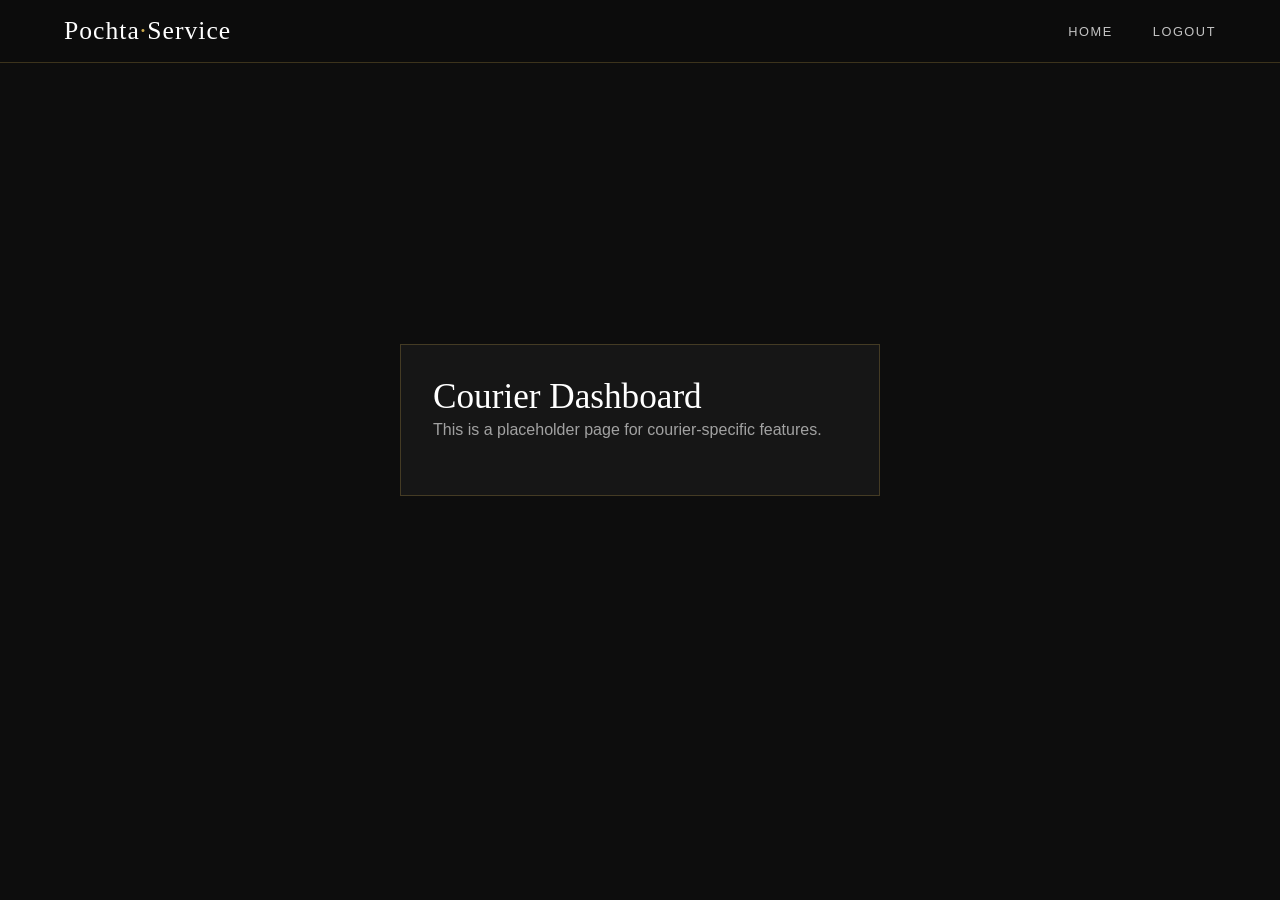
<file: templates/courier_dashboard3.html>
<!DOCTYPE html>
<html lang="en">
<head>
  <meta charset="UTF-8" />
  <meta name="viewport" content="width=device-width, initial-scale=1.0" />
  <title>Courier Dashboard | Pochta-Service</title>
  <link rel="stylesheet" href="/static/css/styles.css" />
</head>
<body class="auth-page">
  <nav id="navbar" class="scrolled">
    <a href="/" class="nav-logo">Pochta<span>·</span>Service</a>
    <ul class="nav-links">
      <li><a href="/">Home</a></li>
      <li><a href="#" id="logoutLink">Logout</a></li>
    </ul>
  </nav>

  <main class="auth-main">
    <section class="auth-card">
      <h1>Courier Dashboard</h1>
      <p>This is a placeholder page for courier-specific features.</p>
    </section>
  </main>

  <script src="/static/js/auth.js" defer></script>
</body>
</html>
</file>
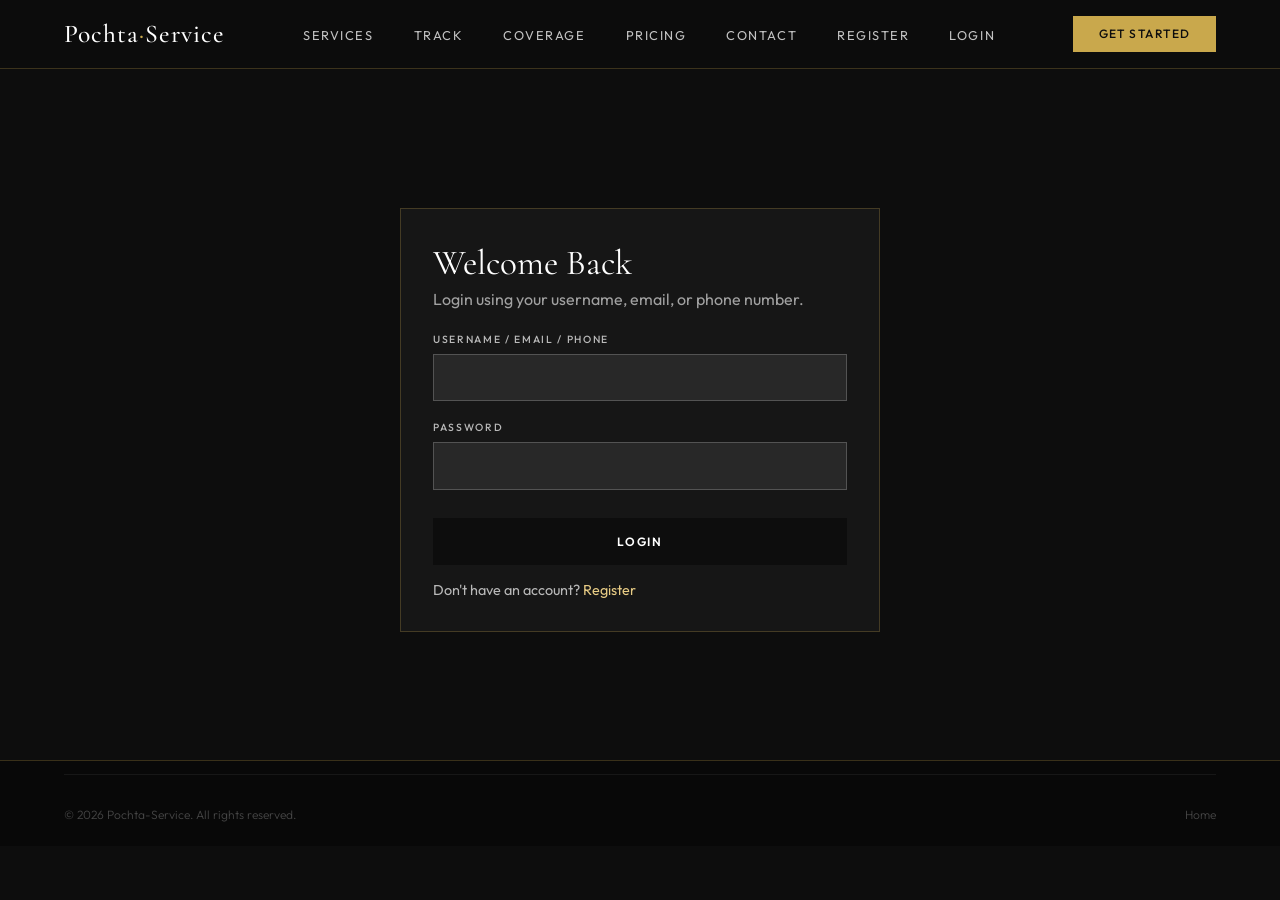
<file: templates/login.html>
<!DOCTYPE html>
<html lang="en">
<head>
  <meta charset="UTF-8" />
  <meta name="viewport" content="width=device-width, initial-scale=1.0" />
  <title>Login | Pochta-Service</title>
  <link rel="preconnect" href="https://fonts.googleapis.com" />
  <link rel="preconnect" href="https://fonts.gstatic.com" crossorigin />
  <link href="https://fonts.googleapis.com/css2?family=Cormorant+Garamond:ital,wght@0,300;0,400;0,500;0,600;1,300;1,400&family=Outfit:wght@200;300;400;500;600&display=swap" rel="stylesheet" />
  <link rel="stylesheet" href="/static/css/styles.css" />
</head>
<body class="auth-page">
  <nav id="navbar" class="scrolled">
    <a href="/" class="nav-logo">Pochta<span>·</span>Service</a>
    <ul class="nav-links">
      <li><a href="/#services">Services</a></li>
      <li><a href="/#track">Track</a></li>
      <li><a href="/#coverage">Coverage</a></li>
      <li><a href="/#pricing">Pricing</a></li>
      <li><a href="/#contact">Contact</a></li>
      <li class="guest-only-link"><a href="/register">Register</a></li>
      <li class="guest-only-link"><a href="/login">Login</a></li>
      <li class="auth-only-link" style="display:none;"><a href="#" id="logoutLink">Logout</a></li>
    </ul>
    <a href="/#contact" class="nav-cta">Get Started</a>
  </nav>

  <main class="auth-main">
    <section class="auth-card">
      <h1>Welcome Back</h1>
      <p>Login using your username, email, or phone number.</p>

      <form id="loginForm">
        <div class="form-group">
          <label for="identifier">Username / Email / Phone</label>
          <input id="identifier" name="identifier" type="text" required />
        </div>
        <div class="form-group">
          <label for="password">Password</label>
          <input id="password" name="password" type="password" required />
        </div>
        <button class="btn-track" type="submit">Login</button>
      </form>

      <div id="formError" class="auth-feedback auth-error"></div>
      <div class="auth-link-row">
        Don't have an account? <a href="/register">Register</a>
      </div>
    </section>
  </main>

  <footer class="auth-footer">
    <div class="footer-bottom">
      <div class="footer-copy">© 2026 Pochta-Service. All rights reserved.</div>
      <div class="footer-legal">
        <a href="/">Home</a>
      </div>
    </div>
  </footer>

  <script src="/static/js/auth.js" defer></script>
</body>
</html>
</file>
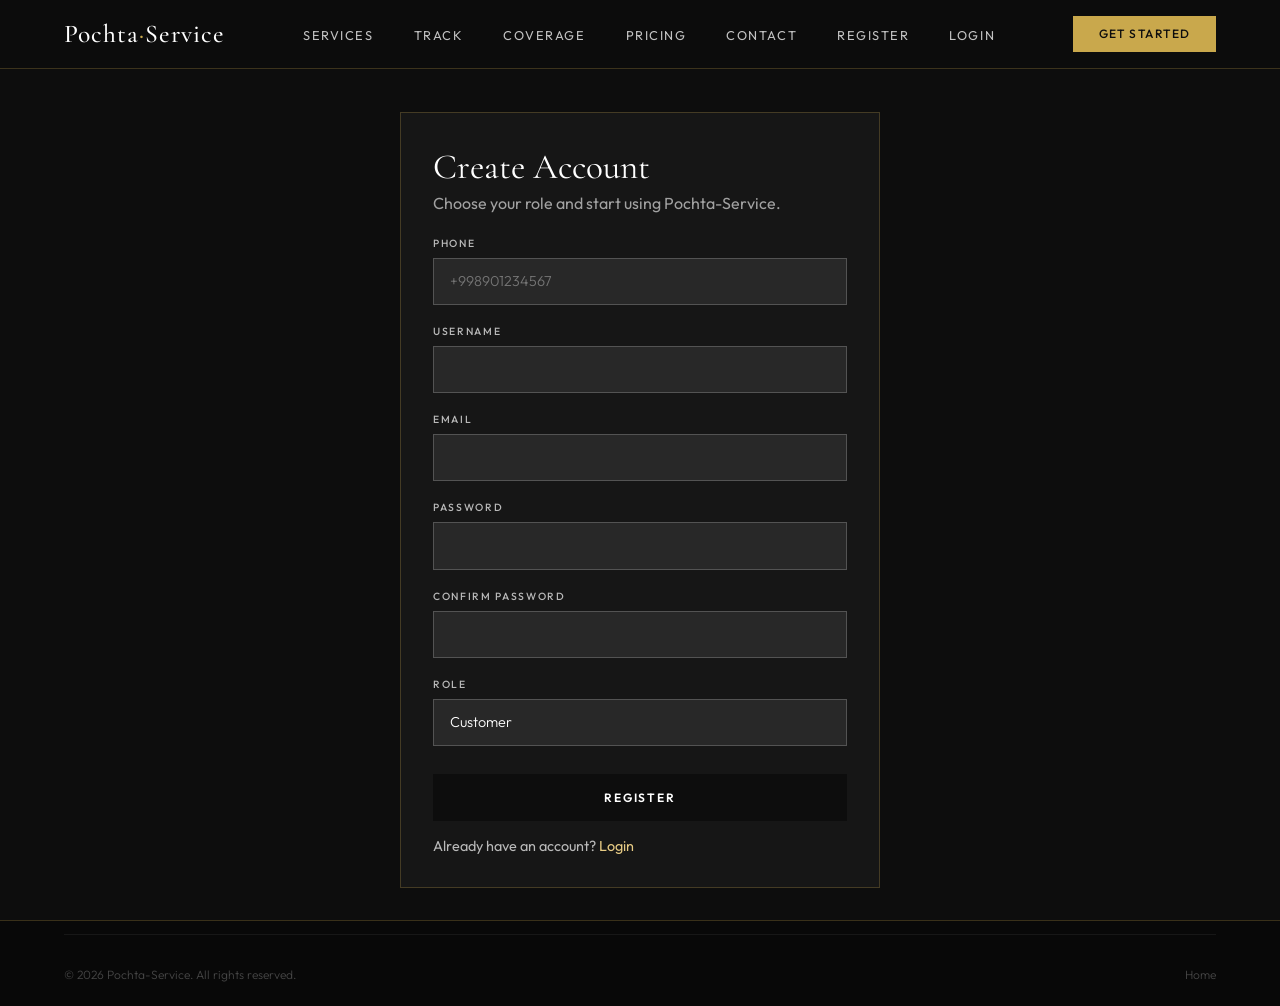
<file: templates/register.html>
<!DOCTYPE html>
<html lang="en">
<head>
  <meta charset="UTF-8" />
  <meta name="viewport" content="width=device-width, initial-scale=1.0" />
  <title>Register | Pochta-Service</title>
  <link rel="preconnect" href="https://fonts.googleapis.com" />
  <link rel="preconnect" href="https://fonts.gstatic.com" crossorigin />
  <link href="https://fonts.googleapis.com/css2?family=Cormorant+Garamond:ital,wght@0,300;0,400;0,500;0,600;1,300;1,400&family=Outfit:wght@200;300;400;500;600&display=swap" rel="stylesheet" />
  <link rel="stylesheet" href="/static/css/styles.css" />
</head>
<body class="auth-page">
  <nav id="navbar" class="scrolled">
    <a href="/" class="nav-logo">Pochta<span>·</span>Service</a>
    <ul class="nav-links">
      <li><a href="/#services">Services</a></li>
      <li><a href="/#track">Track</a></li>
      <li><a href="/#coverage">Coverage</a></li>
      <li><a href="/#pricing">Pricing</a></li>
      <li><a href="/#contact">Contact</a></li>
      <li class="guest-only-link"><a href="/register">Register</a></li>
      <li class="guest-only-link"><a href="/login">Login</a></li>
      <li class="auth-only-link" style="display:none;"><a href="#" id="logoutLink">Logout</a></li>
    </ul>
    <a href="/#contact" class="nav-cta">Get Started</a>
  </nav>

  <main class="auth-main">
    <section class="auth-card">
      <h1>Create Account</h1>
      <p>Choose your role and start using Pochta-Service.</p>

      <form id="registerForm">
        <div class="form-group">
          <label for="phone">Phone</label>
          <input id="phone" name="phone" type="tel" placeholder="+998901234567" required />
        </div>
        <div class="form-group">
          <label for="username">Username</label>
          <input id="username" name="username" type="text" required />
        </div>
        <div class="form-group">
          <label for="email">Email</label>
          <input id="email" name="email" type="email" required />
        </div>
        <div class="form-group">
          <label for="regPassword">Password</label>
          <input id="regPassword" name="password" type="password" required />
        </div>
        <div class="form-group">
          <label for="confirmPassword">Confirm Password</label>
          <input id="confirmPassword" name="confirm_password" type="password" required />
        </div>
        <div class="form-group">
          <label for="role">Role</label>
          <select id="role" name="role" required>
            <option value="user">Customer</option>
            <option value="courier">Courier</option>
          </select>
        </div>
        <button class="btn-track" type="submit">Register</button>
      </form>

      <div id="formError" class="auth-feedback auth-error"></div>
      <div id="formSuccess" class="auth-feedback auth-success"></div>
      <div class="auth-link-row">
        Already have an account? <a href="/login">Login</a>
      </div>
    </section>
  </main>

  <footer class="auth-footer">
    <div class="footer-bottom">
      <div class="footer-copy">© 2026 Pochta-Service. All rights reserved.</div>
      <div class="footer-legal">
        <a href="/">Home</a>
      </div>
    </div>
  </footer>

  <script src="/static/js/auth.js" defer></script>
</body>
</html>
</file>
<file: static/css/styles.css>
*, *::before, *::after { box-sizing: border-box; margin: 0; padding: 0; }
:root {
  --gold: #C9A84C;
  --gold-light: #E8CC85;
  --gold-dark: #9A7A2E;
  --gold-pale: #F7EFD6;
  --ink: #0D0D0D;
  --ink-soft: #1A1A1A;
  --ink-muted: #3A3A3A;
  --cream: #FAF8F3;
  --cream-dark: #F0EBE0;
  --white: #FFFFFF;
  --border: rgba(201,168,76,0.25);
  --border-light: rgba(201,168,76,0.12);
  --shadow: 0 24px 64px rgba(0,0,0,0.12);
  --radius: 2px;
}

html { scroll-behavior: smooth; }

body {
  font-family: 'Outfit', sans-serif;
  background: var(--cream);
  color: var(--ink);
  overflow-x: hidden;
  cursor: none;
}

/* Custom cursor */
.cursor {
  position: fixed; top: 0; left: 0; width: 10px; height: 10px;
  background: var(--gold); border-radius: 50%;
  pointer-events: none; z-index: 9999;
  transform: translate(-50%, -50%);
  transition: transform 0.08s ease, background 0.2s;
}
.cursor-ring {
  position: fixed; top: 0; left: 0; width: 36px; height: 36px;
  border: 1px solid var(--gold); border-radius: 50%;
  pointer-events: none; z-index: 9998;
  transform: translate(-50%, -50%);
  transition: transform 0.25s ease, width 0.2s, height 0.2s, opacity 0.2s;
  opacity: 0.6;
}

/* NAVBAR */
nav {
  position: fixed; top: 0; left: 0; right: 0; z-index: 1000;
  display: flex; align-items: center; justify-content: space-between;
  padding: 1.5rem 5vw;
  background: transparent;
  transition: background 0.4s ease, padding 0.4s ease;
}
nav.scrolled {
  background: rgba(13,13,13,0.95);
  backdrop-filter: blur(12px);
  padding: 1rem 5vw;
  border-bottom: 1px solid var(--border);
}
.nav-logo {
  font-family: 'Cormorant Garamond', serif;
  font-size: 1.6rem;
  font-weight: 500;
  color: var(--white);
  letter-spacing: 0.04em;
  text-decoration: none;
}
.nav-logo span { color: var(--gold); }
.nav-links {
  display: flex; gap: 2.5rem; list-style: none;
}
.nav-links a {
  font-size: 0.8rem;
  font-weight: 400;
  letter-spacing: 0.12em;
  text-transform: uppercase;
  color: rgba(255,255,255,0.75);
  text-decoration: none;
  position: relative;
  transition: color 0.3s;
}
.nav-links a::after {
  content: '';
  position: absolute; bottom: -4px; left: 0; right: 0;
  height: 1px; background: var(--gold);
  transform: scaleX(0); transform-origin: left;
  transition: transform 0.3s ease;
}
.nav-links a:hover { color: var(--gold-light); }
.nav-links a:hover::after { transform: scaleX(1); }
.nav-cta {
  font-size: 0.75rem;
  font-weight: 500;
  letter-spacing: 0.12em;
  text-transform: uppercase;
  color: var(--ink);
  background: var(--gold);
  padding: 0.65rem 1.6rem;
  text-decoration: none;
  transition: background 0.3s, transform 0.2s;
}
.nav-cta:hover { background: var(--gold-light); transform: translateY(-1px); }

/* HERO */
.hero {
  position: relative;
  height: 100vh;
  min-height: 700px;
  display: flex;
  align-items: center;
  overflow: hidden;
  background: var(--ink);
}
.hero-bg {
  position: absolute; inset: 0;
  background: 
    radial-gradient(ellipse 80% 60% at 70% 50%, rgba(201,168,76,0.12) 0%, transparent 60%),
    radial-gradient(ellipse 50% 80% at 20% 80%, rgba(201,168,76,0.06) 0%, transparent 50%),
    linear-gradient(135deg, #0D0D0D 0%, #1A1614 50%, #0D0D0D 100%);
}
.hero-grid {
  position: absolute; inset: 0; opacity: 0.04;
  background-image: 
    linear-gradient(var(--gold) 1px, transparent 1px),
    linear-gradient(90deg, var(--gold) 1px, transparent 1px);
  background-size: 60px 60px;
}
.hero-content {
  position: relative; z-index: 2;
  padding: 0 5vw;
  max-width: 820px;
}
.hero-eyebrow {
  display: flex; align-items: center; gap: 1rem;
  margin-bottom: 2rem;
}
.hero-eyebrow-line { width: 40px; height: 1px; background: var(--gold); }
.hero-eyebrow span {
  font-size: 0.7rem;
  letter-spacing: 0.2em;
  text-transform: uppercase;
  color: var(--gold);
  font-weight: 400;
}
.hero h1 {
  font-family: 'Cormorant Garamond', serif;
  font-size: clamp(3.5rem, 7vw, 7rem);
  font-weight: 300;
  line-height: 1.0;
  color: var(--white);
  margin-bottom: 1.5rem;
  letter-spacing: -0.01em;
}
.hero h1 em {
  font-style: italic;
  color: var(--gold);
}
.hero-sub {
  font-size: 1rem;
  font-weight: 300;
  color: rgba(255,255,255,0.55);
  line-height: 1.8;
  max-width: 500px;
  margin-bottom: 3rem;
  letter-spacing: 0.02em;
}
.hero-actions {
  display: flex; gap: 1.5rem; align-items: center;
}
.btn-primary {
  display: inline-block;
  padding: 1rem 2.5rem;
  background: var(--gold);
  color: var(--ink);
  font-size: 0.75rem;
  font-weight: 600;
  letter-spacing: 0.15em;
  text-transform: uppercase;
  text-decoration: none;
  transition: all 0.3s ease;
  position: relative;
  overflow: hidden;
}
.btn-primary::before {
  content: '';
  position: absolute; inset: 0;
  background: var(--gold-light);
  transform: translateX(-100%);
  transition: transform 0.4s ease;
}
.btn-primary:hover::before { transform: translateX(0); }
.btn-primary span { position: relative; z-index: 1; }
.btn-ghost {
  display: inline-flex; align-items: center; gap: 0.75rem;
  font-size: 0.75rem;
  font-weight: 400;
  letter-spacing: 0.12em;
  text-transform: uppercase;
  color: rgba(255,255,255,0.6);
  text-decoration: none;
  transition: color 0.3s;
}
.btn-ghost svg { transition: transform 0.3s; }
.btn-ghost:hover { color: var(--gold); }
.btn-ghost:hover svg { transform: translateX(4px); }

.hero-stats {
  position: absolute;
  right: 5vw; bottom: 10%;
  display: flex; flex-direction: column; gap: 2rem;
  z-index: 2;
}
.hero-stat {
  text-align: right;
  border-right: 1px solid var(--border);
  padding-right: 1.5rem;
}
.hero-stat-num {
  font-family: 'Cormorant Garamond', serif;
  font-size: 2.5rem;
  font-weight: 300;
  color: var(--white);
  line-height: 1;
}
.hero-stat-num span { color: var(--gold); }
.hero-stat-label {
  font-size: 0.65rem;
  letter-spacing: 0.16em;
  text-transform: uppercase;
  color: rgba(255,255,255,0.4);
  margin-top: 0.25rem;
}

.hero-scroll {
  position: absolute; bottom: 3rem; left: 50%;
  transform: translateX(-50%);
  display: flex; flex-direction: column; align-items: center; gap: 0.5rem;
  z-index: 2;
  color: rgba(255,255,255,0.3);
  font-size: 0.6rem;
  letter-spacing: 0.2em;
  text-transform: uppercase;
}
.scroll-line {
  width: 1px; height: 40px;
  background: linear-gradient(to bottom, var(--gold), transparent);
  animation: scrollLine 2s ease-in-out infinite;
}
@keyframes scrollLine {
  0%, 100% { opacity: 0.3; transform: scaleY(1); }
  50% { opacity: 1; transform: scaleY(0.6); }
}

/* MARQUEE */
.marquee-strip {
  background: var(--gold);
  padding: 0.9rem 0;
  overflow: hidden;
  white-space: nowrap;
}
.marquee-track {
  display: inline-flex; gap: 0;
  animation: marquee 30s linear infinite;
}
.marquee-item {
  display: inline-flex; align-items: center; gap: 1.5rem;
  padding: 0 2.5rem;
  font-size: 0.7rem;
  letter-spacing: 0.18em;
  text-transform: uppercase;
  font-weight: 600;
  color: var(--ink);
}
.marquee-dot { width: 4px; height: 4px; background: var(--ink); border-radius: 50%; opacity: 0.4; }
@keyframes marquee {
  0% { transform: translateX(0); }
  100% { transform: translateX(-50%); }
}

/* SECTION BASE */
section { padding: 8rem 5vw; }
.section-label {
  display: flex; align-items: center; gap: 1rem;
  margin-bottom: 1.5rem;
}
.section-label-line { width: 32px; height: 1px; background: var(--gold); }
.section-label span {
  font-size: 0.65rem;
  letter-spacing: 0.2em;
  text-transform: uppercase;
  color: var(--gold);
  font-weight: 500;
}
.section-title {
  font-family: 'Cormorant Garamond', serif;
  font-size: clamp(2.5rem, 5vw, 4.5rem);
  font-weight: 300;
  line-height: 1.1;
  letter-spacing: -0.01em;
}
.section-title em { font-style: italic; color: var(--gold-dark); }

/* ABOUT */
.about { background: var(--white); }
.about-grid {
  display: grid;
  grid-template-columns: 1fr 1fr;
  gap: 8rem;
  align-items: center;
  margin-top: 5rem;
}
.about-visual {
  position: relative;
}
.about-img-frame {
  aspect-ratio: 4/5;
  background: var(--cream-dark);
  position: relative;
  overflow: hidden;
}
.about-img-inner {
  position: absolute; inset: 0;
  background: 
    linear-gradient(135deg, #1a1410 0%, #2d2118 40%, #1a1410 100%);
  display: flex; align-items: center; justify-content: center;
}
.about-img-pattern {
  position: absolute; inset: 0; opacity: 0.15;
  background-image: 
    repeating-linear-gradient(45deg, var(--gold) 0, var(--gold) 1px, transparent 0, transparent 50%);
  background-size: 20px 20px;
}
.about-img-icon {
  font-size: 8rem;
  opacity: 0.6;
  filter: sepia(1) saturate(3) hue-rotate(5deg);
}
.about-badge {
  position: absolute;
  bottom: -2rem; right: -2rem;
  width: 140px; height: 140px;
  background: var(--gold);
  display: flex; flex-direction: column;
  align-items: center; justify-content: center;
}
.about-badge-num {
  font-family: 'Cormorant Garamond', serif;
  font-size: 2.8rem;
  font-weight: 300;
  color: var(--ink);
  line-height: 1;
}
.about-badge-text {
  font-size: 0.6rem;
  letter-spacing: 0.14em;
  text-transform: uppercase;
  color: var(--ink);
  text-align: center;
  margin-top: 0.3rem;
}
.about-text { color: var(--ink-muted); }
.about-text p {
  font-size: 1.05rem;
  font-weight: 300;
  line-height: 1.9;
  color: var(--ink-muted);
  margin-bottom: 1.5rem;
}
.about-pillars {
  display: grid; grid-template-columns: 1fr 1fr;
  gap: 1.5rem;
  margin-top: 3rem;
}
.pillar {
  padding: 1.5rem;
  border: 1px solid var(--border-light);
  background: var(--cream);
}
.pillar-icon {
  width: 36px; height: 36px;
  background: var(--gold-pale);
  display: flex; align-items: center; justify-content: center;
  margin-bottom: 1rem;
}
.pillar-title {
  font-size: 0.85rem;
  font-weight: 600;
  letter-spacing: 0.04em;
  color: var(--ink);
  margin-bottom: 0.4rem;
}
.pillar-desc {
  font-size: 0.8rem;
  color: var(--ink-muted);
  line-height: 1.6;
  font-weight: 300;
}

/* SERVICES */
.services { background: var(--ink); }
.services .section-title { color: var(--white); }
.services .section-title em { color: var(--gold); }
.services-intro {
  font-size: 1rem;
  font-weight: 300;
  color: rgba(255,255,255,0.5);
  line-height: 1.8;
  max-width: 500px;
  margin-top: 1rem;
}
.services-header {
  display: flex; justify-content: space-between; align-items: flex-end;
  margin-bottom: 5rem;
}
.services-grid {
  display: grid;
  grid-template-columns: repeat(3, 1fr);
  gap: 1px;
  background: var(--border);
}
.service-card {
  background: var(--ink-soft);
  padding: 3rem 2.5rem;
  position: relative;
  overflow: hidden;
  transition: background 0.4s;
  cursor: pointer;
}
.service-card::before {
  content: '';
  position: absolute; inset: 0;
  background: linear-gradient(135deg, rgba(201,168,76,0.08) 0%, transparent 60%);
  opacity: 0;
  transition: opacity 0.4s;
}
.service-card:hover { background: #1e1b16; }
.service-card:hover::before { opacity: 1; }
.service-num {
  font-family: 'Cormorant Garamond', serif;
  font-size: 0.9rem;
  color: rgba(201,168,76,0.4);
  letter-spacing: 0.1em;
  margin-bottom: 2rem;
}
.service-icon {
  width: 52px; height: 52px;
  border: 1px solid var(--border);
  display: flex; align-items: center; justify-content: center;
  margin-bottom: 1.5rem;
  transition: border-color 0.3s, background 0.3s;
}
.service-card:hover .service-icon {
  border-color: var(--gold);
  background: rgba(201,168,76,0.1);
}
.service-icon svg { stroke: var(--gold); }
.service-title {
  font-family: 'Cormorant Garamond', serif;
  font-size: 1.5rem;
  font-weight: 400;
  color: var(--white);
  margin-bottom: 1rem;
  line-height: 1.2;
}
.service-desc {
  font-size: 0.85rem;
  font-weight: 300;
  color: rgba(255,255,255,0.45);
  line-height: 1.7;
  margin-bottom: 2rem;
}
.service-link {
  display: inline-flex; align-items: center; gap: 0.5rem;
  font-size: 0.7rem;
  letter-spacing: 0.16em;
  text-transform: uppercase;
  color: var(--gold);
  text-decoration: none;
  transition: gap 0.3s;
}
.service-link::after {
  content: '';
  position: absolute;
  inset: 0;
  z-index: 10;
}
.service-link:hover { gap: 1rem; }
.service-card.featured {
  background: var(--gold);
  grid-column: span 1;
}
.service-card.featured .service-num { color: rgba(13,13,13,0.3); }
.service-card.featured .service-icon {
  border-color: rgba(0,0,0,0.2);
  background: rgba(0,0,0,0.08);
}
.service-card.featured .service-icon svg { stroke: var(--ink); }
.service-card.featured .service-title { color: var(--ink); }
.service-card.featured .service-desc { color: rgba(13,13,13,0.6); }
.service-card.featured .service-link { color: var(--ink); }
.service-card.featured::before { display: none; }
.service-card.featured:hover { background: var(--gold-light); }

/* TRACK */
.track { background: var(--cream); }
.track-inner {
  display: grid;
  grid-template-columns: 1fr 1fr;
  gap: 6rem;
  align-items: start;
  margin-top: 4rem;
}
.track-form {
  background: var(--white);
  padding: 3rem;
  border: 1px solid var(--border-light);
}
.track-form h3 {
  font-family: 'Cormorant Garamond', serif;
  font-size: 1.8rem;
  font-weight: 400;
  margin-bottom: 0.5rem;
}
.track-form p {
  font-size: 0.85rem;
  color: var(--ink-muted);
  font-weight: 300;
  margin-bottom: 2rem;
}
.form-group { margin-bottom: 1.25rem; }
.form-group label {
  display: block;
  font-size: 0.65rem;
  letter-spacing: 0.16em;
  text-transform: uppercase;
  color: var(--ink-muted);
  margin-bottom: 0.5rem;
  font-weight: 500;
}
.form-group input, .form-group select {
  width: 100%;
  padding: 0.85rem 1rem;
  border: 1px solid rgba(0,0,0,0.12);
  background: var(--cream);
  font-family: 'Outfit', sans-serif;
  font-size: 0.9rem;
  font-weight: 300;
  color: var(--ink);
  outline: none;
  transition: border-color 0.3s;
  appearance: none;
}
.form-group input:focus, .form-group select:focus {
  border-color: var(--gold);
}
.btn-track {
  width: 100%;
  padding: 1rem;
  background: var(--ink);
  color: var(--white);
  font-family: 'Outfit', sans-serif;
  font-size: 0.75rem;
  font-weight: 600;
  letter-spacing: 0.16em;
  text-transform: uppercase;
  border: none;
  cursor: none;
  transition: background 0.3s;
  margin-top: 0.5rem;
}
.btn-track:hover { background: var(--gold); color: var(--ink); }
.track-visual {
  padding-top: 1rem;
}
.track-steps {
  position: relative;
}
.track-steps::before {
  content: '';
  position: absolute; left: 19px; top: 24px; bottom: 24px;
  width: 1px;
  background: linear-gradient(to bottom, var(--gold), var(--border-light));
}
.track-step {
  display: flex; gap: 2rem;
  margin-bottom: 2.5rem;
  align-items: flex-start;
}
.track-step-dot {
  width: 40px; height: 40px;
  background: var(--gold-pale);
  border: 1px solid var(--gold);
  display: flex; align-items: center; justify-content: center;
  flex-shrink: 0;
  font-family: 'Cormorant Garamond', serif;
  font-size: 0.9rem;
  color: var(--gold-dark);
  font-weight: 600;
  position: relative; z-index: 1;
}
.track-step-dot.active {
  background: var(--gold);
  color: var(--ink);
}
.track-step-title {
  font-size: 0.95rem;
  font-weight: 500;
  color: var(--ink);
  margin-bottom: 0.25rem;
}
.track-step-desc {
  font-size: 0.82rem;
  color: var(--ink-muted);
  font-weight: 300;
  line-height: 1.6;
}

/* COVERAGE */
.coverage { background: var(--white); }
.coverage-inner {
  display: grid;
  grid-template-columns: 1.2fr 1fr;
  gap: 6rem;
  align-items: center;
  margin-top: 4rem;
}
.map-container {
  aspect-ratio: 1.2;
  background: var(--cream);
  border: 1px solid var(--border-light);
  position: relative;
  overflow: hidden;
  display: flex; align-items: center; justify-content: center;
}
.map-svg { width: 90%; height: 90%; }
.map-pulse {
  animation: pulse 2s ease-in-out infinite;
}
@keyframes pulse {
  0%, 100% { opacity: 0.4; r: 6; }
  50% { opacity: 1; r: 8; }
}
.cities-list {
  display: flex; flex-direction: column; gap: 0;
}
.city-item {
  display: flex; align-items: center; justify-content: space-between;
  padding: 1.2rem 0;
  border-bottom: 1px solid var(--border-light);
}
.city-name {
  font-size: 0.95rem;
  font-weight: 400;
  color: var(--ink);
}
.city-time {
  font-size: 0.75rem;
  color: var(--gold-dark);
  letter-spacing: 0.08em;
}
.city-status {
  display: inline-flex; align-items: center; gap: 0.4rem;
  font-size: 0.65rem;
  letter-spacing: 0.1em;
  text-transform: uppercase;
  color: #2a7a4f;
}
.city-status::before {
  content: '';
  width: 5px; height: 5px;
  background: #2a7a4f;
  border-radius: 50%;
}
.coverage-cta {
  margin-top: 2rem;
  font-size: 0.8rem;
  color: var(--ink-muted);
  font-weight: 300;
}
.coverage-cta a {
  color: var(--gold-dark);
  text-decoration: none;
  border-bottom: 1px solid var(--gold);
  padding-bottom: 1px;
}

/* TESTIMONIALS */
.testimonials { background: var(--cream-dark); }
.testimonials-grid {
  display: grid;
  grid-template-columns: repeat(3, 1fr);
  gap: 2rem;
  margin-top: 5rem;
}
.testimonial {
  background: var(--white);
  padding: 2.5rem;
  border: 1px solid var(--border-light);
  position: relative;
}
.testimonial::before {
  content: '"';
  font-family: 'Cormorant Garamond', serif;
  font-size: 6rem;
  color: var(--gold);
  opacity: 0.2;
  position: absolute;
  top: 0.5rem; left: 1.5rem;
  line-height: 1;
}
.testimonial-text {
  font-size: 0.9rem;
  font-weight: 300;
  line-height: 1.8;
  color: var(--ink-muted);
  margin-bottom: 2rem;
  position: relative; z-index: 1;
}
.testimonial-author {
  display: flex; align-items: center; gap: 1rem;
  border-top: 1px solid var(--border-light);
  padding-top: 1.5rem;
}
.author-avatar {
  width: 44px; height: 44px;
  background: var(--gold-pale);
  border: 1px solid var(--border);
  display: flex; align-items: center; justify-content: center;
  font-family: 'Cormorant Garamond', serif;
  font-size: 1rem;
  color: var(--gold-dark);
  font-weight: 600;
  flex-shrink: 0;
}
.author-name {
  font-size: 0.9rem;
  font-weight: 500;
  color: var(--ink);
}
.author-role {
  font-size: 0.75rem;
  color: var(--ink-muted);
  font-weight: 300;
}
.stars { color: var(--gold); font-size: 0.8rem; margin-bottom: 1rem; }

/* PRICING */
.pricing { background: var(--white); }
.pricing-grid {
  display: grid;
  grid-template-columns: repeat(3, 1fr);
  gap: 2rem;
  margin-top: 5rem;
}
.price-card {
  border: 1px solid var(--border-light);
  padding: 3rem 2.5rem;
  position: relative;
  transition: transform 0.3s, box-shadow 0.3s;
}
.price-card:hover {
  transform: translateY(-6px);
  box-shadow: var(--shadow);
}
.price-card.premium {
  background: var(--ink);
  border-color: var(--gold);
}
.price-badge {
  position: absolute; top: -1px; left: 50%; transform: translateX(-50%);
  background: var(--gold);
  color: var(--ink);
  font-size: 0.6rem;
  letter-spacing: 0.16em;
  text-transform: uppercase;
  font-weight: 600;
  padding: 0.3rem 1rem;
}
.price-tier {
  font-size: 0.7rem;
  letter-spacing: 0.16em;
  text-transform: uppercase;
  color: var(--gold);
  font-weight: 500;
  margin-bottom: 1rem;
}
.price-amount {
  font-family: 'Cormorant Garamond', serif;
  font-size: 3.5rem;
  font-weight: 300;
  line-height: 1;
  margin-bottom: 0.25rem;
}
.price-card.premium .price-amount { color: var(--white); }
.price-currency {
  font-family: 'Cormorant Garamond', serif;
  font-size: 1.5rem;
  font-weight: 300;
  vertical-align: super;
  font-size: 1.2rem;
}
.price-period {
  font-size: 0.8rem;
  color: var(--ink-muted);
  font-weight: 300;
  margin-bottom: 2rem;
}
.price-card.premium .price-period { color: rgba(255,255,255,0.5); }
.price-divider {
  height: 1px;
  background: var(--border-light);
  margin: 1.5rem 0;
}
.price-card.premium .price-divider { background: var(--border); }
.price-features {
  list-style: none;
  margin-bottom: 2.5rem;
}
.price-features li {
  font-size: 0.85rem;
  font-weight: 300;
  color: var(--ink-muted);
  padding: 0.5rem 0;
  display: flex; align-items: flex-start; gap: 0.75rem;
  line-height: 1.4;
}
.price-card.premium .price-features li { color: rgba(255,255,255,0.65); }
.price-features li::before {
  content: '';
  width: 14px; height: 14px; min-width: 14px;
  border: 1px solid var(--gold);
  background: var(--gold-pale);
  margin-top: 1px;
  position: relative;
}
.price-features li::before {
  background-image: url("data:image/svg+xml,%3Csvg xmlns='http://www.w3.org/2000/svg' viewBox='0 0 14 14'%3E%3Cpath d='M2.5 7l3 3 6-6' stroke='%23C9A84C' stroke-width='1.5' fill='none' stroke-linecap='round'/%3E%3C/svg%3E");
  background-size: 12px; background-repeat: no-repeat; background-position: center;
}
.price-card.premium .price-features li::before { background-color: rgba(201,168,76,0.2); }
.btn-price {
  display: block;
  width: 100%;
  padding: 1rem;
  text-align: center;
  font-size: 0.75rem;
  font-weight: 600;
  letter-spacing: 0.14em;
  text-transform: uppercase;
  text-decoration: none;
  transition: all 0.3s;
  border: 1px solid var(--border);
  color: var(--ink);
  background: transparent;
  cursor: none;
}
.btn-price::after {
  content: '';
  position: absolute;
  inset: 0;
  z-index: 10;
}
.btn-price:hover { background: var(--ink); color: var(--white); border-color: var(--ink); }
.price-card.premium .btn-price {
  background: var(--gold);
  border-color: var(--gold);
  color: var(--ink);
}
.price-card.premium .btn-price:hover {
  background: var(--gold-light);
  border-color: var(--gold-light);
}

/* CONTACT */
.contact { background: var(--ink); }
.contact .section-title { color: var(--white); }
.contact-inner {
  display: grid;
  grid-template-columns: 1fr 1.2fr;
  gap: 6rem;
  margin-top: 5rem;
}
.contact-info p {
  font-size: 1rem;
  font-weight: 300;
  color: rgba(255,255,255,0.5);
  line-height: 1.8;
  margin-bottom: 3rem;
}
.contact-details { list-style: none; }
.contact-details li {
  display: flex; align-items: flex-start; gap: 1rem;
  padding: 1.5rem 0;
  border-top: 1px solid var(--border);
}
.contact-detail-label {
  font-size: 0.65rem;
  letter-spacing: 0.16em;
  text-transform: uppercase;
  color: var(--gold);
  font-weight: 500;
  min-width: 80px;
  margin-top: 0.15rem;
}
.contact-detail-val {
  font-size: 0.9rem;
  font-weight: 300;
  color: rgba(255,255,255,0.75);
  line-height: 1.6;
}
.contact-form {
  background: rgba(255,255,255,0.03);
  border: 1px solid var(--border);
  padding: 3rem;
}
.contact-form .form-group label { color: rgba(255,255,255,0.45); }
.contact-form .form-group input,
.contact-form .form-group select,
.contact-form textarea {
  background: rgba(255,255,255,0.04);
  border: 1px solid rgba(255,255,255,0.1);
  color: var(--white);
  font-family: 'Outfit', sans-serif;
  font-size: 0.9rem;
  font-weight: 300;
  width: 100%;
  padding: 0.85rem 1rem;
  outline: none;
  transition: border-color 0.3s;
  resize: vertical;
}
.contact-form .form-group input:focus,
.contact-form .form-group select:focus,
.contact-form textarea:focus { border-color: var(--gold); }
.btn-send {
  width: 100%;
  padding: 1rem;
  background: var(--gold);
  color: var(--ink);
  font-family: 'Outfit', sans-serif;
  font-size: 0.75rem;
  font-weight: 600;
  letter-spacing: 0.16em;
  text-transform: uppercase;
  border: none;
  cursor: none;
  transition: background 0.3s;
  margin-top: 0.5rem;
}
.btn-send:hover { background: var(--gold-light); }

/* FOOTER */
footer {
  background: #080808;
  padding: 5rem 5vw 2rem;
  border-top: 1px solid var(--border);
}
.footer-grid {
  display: grid;
  grid-template-columns: 2fr 1fr 1fr 1fr;
  gap: 4rem;
  margin-bottom: 4rem;
}
.footer-logo {
  font-family: 'Cormorant Garamond', serif;
  font-size: 1.8rem;
  font-weight: 500;
  color: var(--white);
  letter-spacing: 0.04em;
  margin-bottom: 1rem;
  display: block;
}
.footer-logo span { color: var(--gold); }
.footer-desc {
  font-size: 0.85rem;
  font-weight: 300;
  color: rgba(255,255,255,0.35);
  line-height: 1.7;
  max-width: 300px;
  margin-bottom: 2rem;
}
.footer-social {
  display: flex; gap: 1rem;
}
.footer-social a {
  width: 36px; height: 36px;
  border: 1px solid var(--border);
  display: flex; align-items: center; justify-content: center;
  color: rgba(255,255,255,0.4);
  text-decoration: none;
  font-size: 0.75rem;
  font-weight: 600;
  transition: all 0.3s;
}
.footer-social a:hover { border-color: var(--gold); color: var(--gold); }
.footer-col h4 {
  font-size: 0.65rem;
  letter-spacing: 0.18em;
  text-transform: uppercase;
  color: var(--gold);
  font-weight: 500;
  margin-bottom: 1.5rem;
}
.footer-col ul { list-style: none; }
.footer-col ul li {
  margin-bottom: 0.75rem;
}
.footer-col ul li a {
  font-size: 0.85rem;
  font-weight: 300;
  color: rgba(255,255,255,0.4);
  text-decoration: none;
  transition: color 0.3s;
}
.footer-col ul li a:hover { color: rgba(255,255,255,0.8); }
.footer-bottom {
  display: flex; justify-content: space-between; align-items: center;
  border-top: 1px solid rgba(255,255,255,0.06);
  padding-top: 2rem;
}
.footer-copy {
  font-size: 0.75rem;
  color: rgba(255,255,255,0.25);
  font-weight: 300;
}
.footer-legal {
  display: flex; gap: 2rem;
}
.footer-legal a {
  font-size: 0.75rem;
  color: rgba(255,255,255,0.25);
  text-decoration: none;
  transition: color 0.3s;
  font-weight: 300;
}
.footer-legal a:hover { color: rgba(255,255,255,0.6); }

/* ANIMATIONS */
.fade-up {
  opacity: 0;
  transform: translateY(30px);
  transition: opacity 0.7s ease, transform 0.7s ease;
}
.fade-up.visible {
  opacity: 1;
  transform: translateY(0);
}
.fade-up-delay-1 { transition-delay: 0.1s; }
.fade-up-delay-2 { transition-delay: 0.2s; }
.fade-up-delay-3 { transition-delay: 0.3s; }
.fade-up-delay-4 { transition-delay: 0.4s; }

.about-intro { margin-top: 1.5rem; }
.service-link-muted { color: var(--ink-muted); }
.track-label { margin-bottom: 2rem; }
.map-pulse-delay-1 { animation-delay: 0.4s; }
.map-pulse-delay-2 { animation-delay: 0.8s; }
.price-amount-highlight,
.price-amount-highlight .price-currency { color: var(--gold); }
.contact-title-light { color: var(--white); }
.contact-title-light em { color: var(--gold); }
.contact-select { cursor: none; }
/* MOBILE */
@media (max-width: 768px) {
  nav { padding: 1rem 5vw; }
  .nav-links, .nav-cta { display: none; }
  .hero h1 { font-size: 3rem; }
  .hero-stats { display: none; }
  .about-grid, .coverage-inner, .contact-inner, .track-inner { grid-template-columns: 1fr; gap: 3rem; }
  .services-grid { grid-template-columns: 1fr; }
  .testimonials-grid, .pricing-grid { grid-template-columns: 1fr; }
  .footer-grid { grid-template-columns: 1fr 1fr; gap: 2rem; }
  section { padding: 5rem 5vw; }
  .about-badge { right: 0; bottom: -1rem; }
  .services-header { flex-direction: column; align-items: flex-start; gap: 1rem; }
}

/* AUTH PAGES */
.auth-page {
  min-height: 100vh;
  background: var(--ink);
}
.auth-main {
  min-height: calc(100vh - 140px);
  display: flex;
  align-items: center;
  justify-content: center;
  padding: 7rem 1rem 2rem;
}
.auth-card {
  width: 100%;
  max-width: 480px;
  background: rgba(255,255,255,0.04);
  border: 1px solid var(--border);
  padding: 2rem;
}
.auth-card h1 {
  color: var(--white);
  font-family: 'Cormorant Garamond', serif;
  font-size: 2.2rem;
  font-weight: 400;
  margin-bottom: 0.3rem;
}
.auth-card p {
  color: rgba(255,255,255,0.6);
  margin-bottom: 1.5rem;
}
.auth-card .form-group label {
  color: rgba(255,255,255,0.7);
}
.auth-card .form-group input,
.auth-card .form-group select {
  background: rgba(255,255,255,0.08);
  border-color: rgba(255,255,255,0.2);
  color: var(--white);
}
.auth-link-row {
  margin-top: 1rem;
  color: rgba(255,255,255,0.7);
  font-size: 0.9rem;
}
.auth-link-row a {
  color: var(--gold-light);
  text-decoration: none;
}
.auth-feedback {
  margin-top: 0.8rem;
  font-size: 0.9rem;
}
.auth-error {
  color: #ff9f9f;
}
.auth-success {
  color: #9dffba;
}
.auth-footer {
  padding: 0.8rem 5vw 1.5rem;
}
</file>
